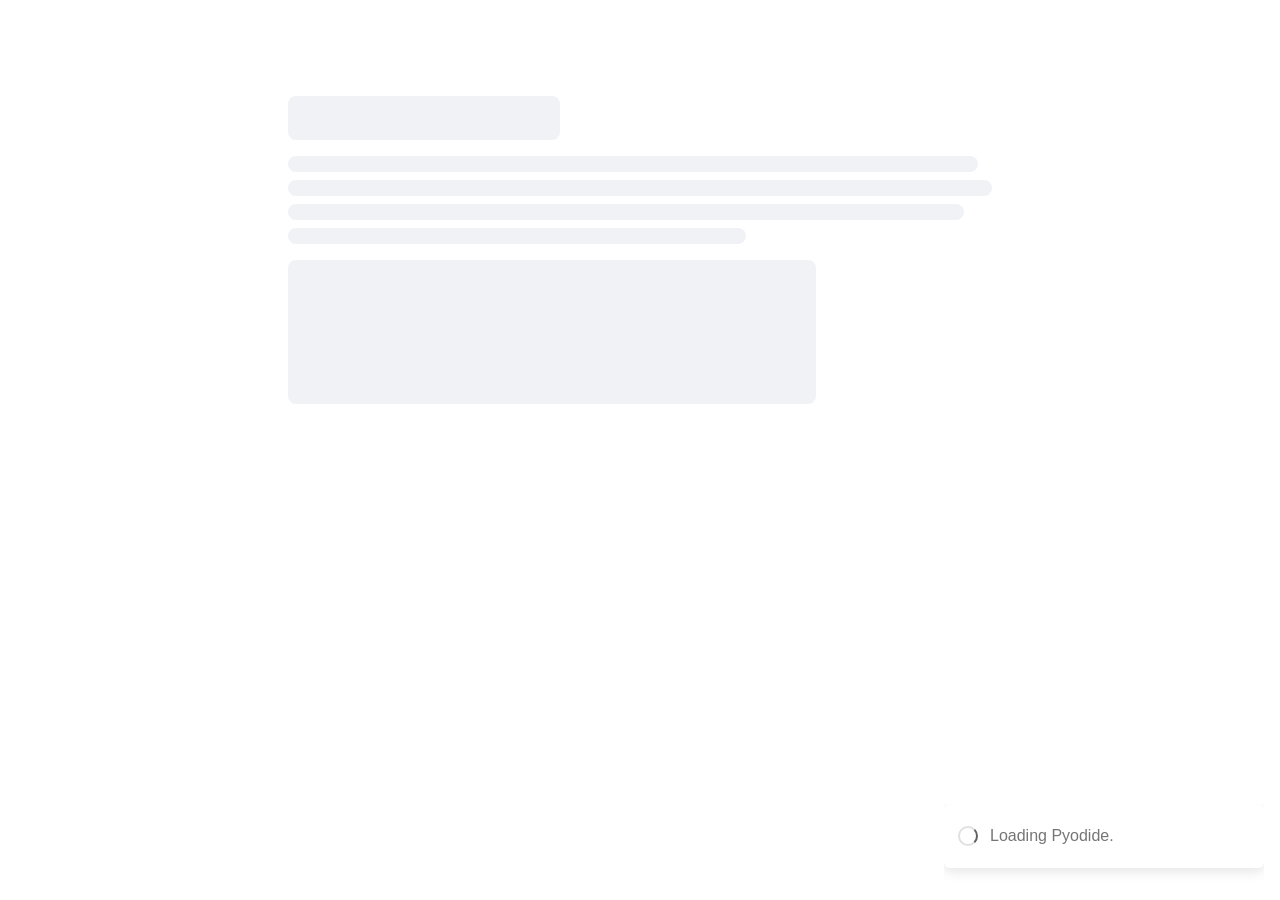
<file: index.html>
<!doctype html>
<html lang="en">
  <head>
    <meta charset="utf-8">
    <meta name="viewport" content="width=device-width,initial-scale=1">
    <title>The Receivables Challenge — browser activity</title>
    <link rel="stylesheet" href="./vendor/stlite.css">
  </head>
  <body>
    <div id="root"><p role="status">Loading The Receivables Challenge. The first visit downloads the browser Python runtime.</p></div>
    <noscript>This activity needs JavaScript and WebAssembly enabled.</noscript>
    <script type="module">
      import { mount } from "./vendor/stlite.js";
      try {
        const response = await fetch("./app.json");
        if (!response.ok) throw new Error(`Application files: HTTP ${response.status}`);
        const config = await response.json();
        config.pyodideUrl = new URL(config.pyodideUrl, window.location.href).href;
        config.requirements = config.requirements.map(url => new URL(url, window.location.href).href);
        mount(config, document.getElementById("root"));
      } catch (error) {
        document.getElementById("root").textContent = `Unable to load the activity. Check your connection and refresh. ${error.message}`;
      }
    </script>
  </body>
</html>
</file>
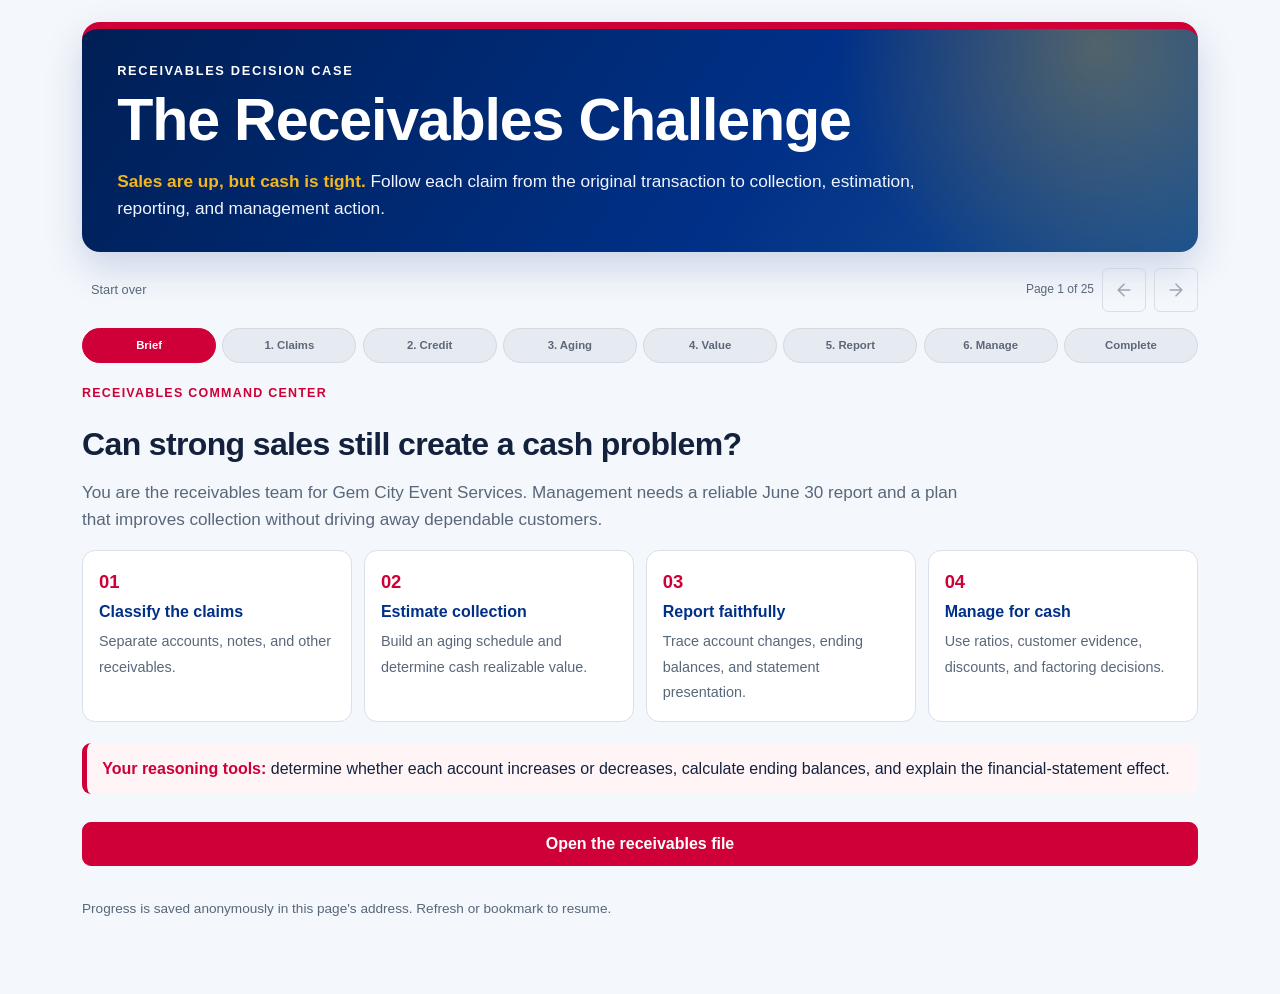
<file: js/index.html>
<!doctype html>
<html lang="en">
<head>
  <meta charset="utf-8">
  <meta name="viewport" content="width=device-width,initial-scale=1">
  <meta name="color-scheme" content="light">
  <title>The Receivables Challenge</title>
  <link rel="icon" href="data:image/svg+xml,%3Csvg xmlns='http://www.w3.org/2000/svg' viewBox='0 0 64 64'%3E%3Ctext y='52' font-size='54'%3E📬%3C/text%3E%3C/svg%3E">
  <link rel="stylesheet" href="./original.css?v=20261014-aging">
  <link rel="stylesheet" href="./style.css?v=20261014-aging">
</head>
<body class="stApp">
  <a class="skip" href="#lesson">Skip to the current case page</a>
  <div class="block-container">
    <header id="hero"></header>
    <div class="toolbar">
      <button id="reset" class="quiet" type="button" disabled>Start over</button>
      <nav class="review-nav" aria-label="Review reached pages">
        <span id="page-counter" aria-live="polite"></span>
        <button id="back" class="arrow" type="button" disabled aria-label="Back" title="Back: review the previous reached page. Earlier pages are read-only."><svg aria-hidden="true" viewBox="0 0 24 24"><path d="M19 12H5m0 0 7-7m-7 7 7 7"/></svg></button>
        <button id="forward" class="arrow" type="button" disabled aria-label="Forward" title="Forward: review the next reached page. Use the current page's validation controls to advance."><svg aria-hidden="true" viewBox="0 0 24 24"><path d="M5 12h14m0 0-7-7m7 7-7 7"/></svg></button>
      </nav>
    </div>
    <div id="stages" class="stage-row" aria-label="Lesson stages"></div>
    <div id="review-message"></div>
    <main id="lesson" tabindex="-1" aria-busy="true"><p role="status">Opening your receivables case…</p></main>
    <p class="save-note">Progress is saved anonymously in this page's address. Refresh or bookmark to resume.</p>
    <p id="save-error" role="alert" hidden></p>
  </div>
  <noscript>This activity needs JavaScript enabled.</noscript>
  <script type="module" src="./app.js?v=20261014-aging"></script>
</body>
</html>
</file>
<file: vendor/stlite.css>
@font-face{font-display:block;font-family:KaTeX_AMS;font-style:normal;font-weight:400;src:url(./assets/a79f1c3119cd700d.woff2)format("woff2"),url(./assets/1608a09b4aff30c2.woff)format("woff"),url(./assets/4aafdb685c2bf1c9.ttf)format("truetype")}@font-face{font-display:block;font-family:KaTeX_Caligraphic;font-style:normal;font-weight:700;src:url(./assets/ec17d132645b2c86.woff2)format("woff2"),url(./assets/b67709187bb0654a.woff)format("woff"),url(./assets/cce5b8ecea35407a.ttf)format("truetype")}@font-face{font-display:block;font-family:KaTeX_Caligraphic;font-style:normal;font-weight:400;src:url(./assets/55fac25845c12663.woff2)format("woff2"),url(./assets/dad44a7fc678e2ca.woff)format("woff"),url(./assets/07ef19e7b06429d4.ttf)format("truetype")}@font-face{font-display:block;font-family:KaTeX_Fraktur;font-style:normal;font-weight:700;src:url(./assets/d42a5579b0283025.woff2)format("woff2"),url(./assets/9f256b8593ce632e.woff)format("woff"),url(./assets/b18f59e1d1359581.ttf)format("truetype")}@font-face{font-display:block;font-family:KaTeX_Fraktur;font-style:normal;font-weight:400;src:url(./assets/d3c882a649b3f4fa.woff2)format("woff2"),url(./assets/7c1871215eef4da8.woff)format("woff"),url(./assets/ed38e79f5799ceca.ttf)format("truetype")}@font-face{font-display:block;font-family:KaTeX_Main;font-style:normal;font-weight:700;src:url(./assets/c3fb5ac22fd413f2.woff2)format("woff2"),url(./assets/d181c4650dd0c0fe.woff)format("woff"),url(./assets/b74a1a8b2c5d73c2.ttf)format("truetype")}@font-face{font-display:block;font-family:KaTeX_Main;font-style:italic;font-weight:700;src:url(./assets/6f2bb1dff24614a5.woff2)format("woff2"),url(./assets/e3f82f9d2724733a.woff)format("woff"),url(./assets/70d8b0a530ab8484.ttf)format("truetype")}@font-face{font-display:block;font-family:KaTeX_Main;font-style:italic;font-weight:400;src:url(./assets/8916142bec8821e7.woff2)format("woff2"),url(./assets/9024d815ba48fa55.woff)format("woff"),url(./assets/47373d1e512354bb.ttf)format("truetype")}@font-face{font-display:block;font-family:KaTeX_Main;font-style:normal;font-weight:400;src:url(./assets/0462f03bdf9d9e26.woff2)format("woff2"),url(./assets/7f51fe034014000e.woff)format("woff"),url(./assets/b7f8fe9b5f78a977.ttf)format("truetype")}@font-face{font-display:block;font-family:KaTeX_Math;font-style:italic;font-weight:700;src:url(./assets/572d331f69425f62.woff2)format("woff2"),url(./assets/f1035d8d5d945108.woff)format("woff"),url(./assets/a879cf8383e22737.ttf)format("truetype")}@font-face{font-display:block;font-family:KaTeX_Math;font-style:italic;font-weight:400;src:url(./assets/f28c23acad0b6d75.woff2)format("woff2"),url(./assets/5295ba483ad9f51a.woff)format("woff"),url(./assets/939bc64440a13865.ttf)format("truetype")}@font-face{font-display:block;font-family:KaTeX_SansSerif;font-style:normal;font-weight:700;src:url(./assets/8c5b5494b63adb73.woff2)format("woff2"),url(./assets/bf59d231c34de257.woff)format("woff"),url(./assets/94e1e8dc5ff5d517.ttf)format("truetype")}@font-face{font-display:block;font-family:KaTeX_SansSerif;font-style:italic;font-weight:400;src:url(./assets/3b1e59b3ba055bda.woff2)format("woff2"),url(./assets/7c9bc82b17fa2586.woff)format("woff"),url(./assets/b4c20c84d8259773.ttf)format("truetype")}@font-face{font-display:block;font-family:KaTeX_SansSerif;font-style:normal;font-weight:400;src:url(./assets/ba21ed5f8468b2b7.woff2)format("woff2"),url(./assets/740484788f643b19.woff)format("woff"),url(./assets/d4d7ba480428fe6e.ttf)format("truetype")}@font-face{font-display:block;font-family:KaTeX_Script;font-style:normal;font-weight:400;src:url(./assets/03e9641d6f9e9223.woff2)format("woff2"),url(./assets/0750571032beef1a.woff)format("woff"),url(./assets/fe9cbbe1a0f37727.ttf)format("truetype")}@font-face{font-display:block;font-family:KaTeX_Size1;font-style:normal;font-weight:400;src:url(./assets/eae34984b3dc1874.woff2)format("woff2"),url(./assets/e1e279cbdd2feecd.woff)format("woff"),url(./assets/fabc004aab10cb40.ttf)format("truetype")}@font-face{font-display:block;font-family:KaTeX_Size2;font-style:normal;font-weight:400;src:url(./assets/5916a24fa3ab2b17.woff2)format("woff2"),url(./assets/577270225ea69a74.woff)format("woff"),url(./assets/d6b476ecd3949434.ttf)format("truetype")}@font-face{font-display:block;font-family:KaTeX_Size3;font-style:normal;font-weight:400;src:url(./assets/b4230e7e83f57db8.woff2)format("woff2"),url(./assets/9acaf01c6476f53a.woff)format("woff"),url(./assets/a144ef5840bbd063.ttf)format("truetype")}@font-face{font-display:block;font-family:KaTeX_Size4;font-style:normal;font-weight:400;src:url(./assets/10d95fd3a2a3c8c5.woff2)format("woff2"),url(./assets/7a996c9da2ec18e6.woff)format("woff"),url(./assets/fbccdabe0ae624b8.ttf)format("truetype")}@font-face{font-display:block;font-family:KaTeX_Typewriter;font-style:normal;font-weight:400;src:url(./assets/a8709e36220dee77.woff2)format("woff2"),url(./assets/6258592bdc9387b6.woff)format("woff"),url(./assets/d97aaf4a1ebf38b0.ttf)format("truetype")}.katex{text-indent:0;text-rendering:auto;font:1.21em/1.2 KaTeX_Main,Times New Roman,serif;position:relative}.katex *{border-color:currentColor;-ms-high-contrast-adjust:none!important}.katex .katex-version:after{content:"0.16.47"}.katex .katex-mathml{clip-path:inset(50%);border:0;width:1px;height:1px;padding:0;position:absolute;overflow:hidden}.katex .katex-html>.newline{display:block}.katex .base{white-space:nowrap;width:min-content;position:relative}.katex .base,.katex .strut{display:inline-block}.katex .textbf{font-weight:700}.katex .textit{font-style:italic}.katex .textrm{font-family:KaTeX_Main}.katex .textsf{font-family:KaTeX_SansSerif}.katex .texttt{font-family:KaTeX_Typewriter}.katex .mathnormal{font-family:KaTeX_Math;font-style:italic}.katex .mathit{font-family:KaTeX_Main;font-style:italic}.katex .mathrm{font-style:normal}.katex .mathbf{font-family:KaTeX_Main;font-weight:700}.katex .boldsymbol{font-family:KaTeX_Math;font-style:italic;font-weight:700}.katex .amsrm,.katex .mathbb,.katex .textbb{font-family:KaTeX_AMS}.katex .mathcal{font-family:KaTeX_Caligraphic}.katex .mathfrak,.katex .textfrak{font-family:KaTeX_Fraktur}.katex .mathboldfrak,.katex .textboldfrak{font-family:KaTeX_Fraktur;font-weight:700}.katex .mathtt{font-family:KaTeX_Typewriter}.katex .mathscr,.katex .textscr{font-family:KaTeX_Script}.katex .mathsf,.katex .textsf{font-family:KaTeX_SansSerif}.katex .mathboldsf,.katex .textboldsf{font-family:KaTeX_SansSerif;font-weight:700}.katex .mathitsf,.katex .mathsfit,.katex .textitsf{font-family:KaTeX_SansSerif;font-style:italic}.katex .mainrm{font-family:KaTeX_Main;font-style:normal}.katex .vlist-t{border-collapse:collapse;table-layout:fixed;display:inline-table}.katex .vlist-r{display:table-row}.katex .vlist{vertical-align:bottom;display:table-cell;position:relative}.katex .vlist>span{height:0;display:block;position:relative}.katex .vlist>span>span{display:inline-block}.katex .vlist>span>.pstrut{width:0;overflow:hidden}.katex .vlist-t2{margin-right:-2px}.katex .vlist-s{vertical-align:bottom;width:2px;min-width:2px;font-size:1px;display:table-cell}.katex .vbox{flex-direction:column;align-items:baseline;display:inline-flex}.katex .hbox{width:100%}.katex .hbox,.katex .thinbox{flex-direction:row;display:inline-flex}.katex .thinbox{width:0;max-width:0}.katex .msupsub{text-align:left}.katex .mfrac>span>span{text-align:center}.katex .mfrac .frac-line{border-bottom-style:solid;width:100%;display:inline-block}.katex .hdashline,.katex .hline,.katex .mfrac .frac-line,.katex .overline .overline-line,.katex .rule,.katex .underline .underline-line{min-height:1px}.katex .mspace{display:inline-block}.katex .smash{line-height:0;display:inline}.katex .clap,.katex .llap,.katex .rlap{width:0;position:relative}.katex .clap>.inner,.katex .llap>.inner,.katex .rlap>.inner{position:absolute}.katex .clap>.fix,.katex .llap>.fix,.katex .rlap>.fix{display:inline-block}.katex .llap>.inner{right:0}.katex .clap>.inner,.katex .rlap>.inner{left:0}.katex .clap>.inner>span{margin-left:-50%;margin-right:50%}.katex .rule{border:0 solid;display:inline-block;position:relative}.katex .hline,.katex .overline .overline-line,.katex .underline .underline-line{border-bottom-style:solid;width:100%;display:inline-block}.katex .hdashline{border-bottom-style:dashed;width:100%;display:inline-block}.katex .sqrt>.root{margin-left:.277778em;margin-right:-.555556em}.katex .fontsize-ensurer.reset-size1.size1,.katex .sizing.reset-size1.size1{font-size:1em}.katex .fontsize-ensurer.reset-size1.size2,.katex .sizing.reset-size1.size2{font-size:1.2em}.katex .fontsize-ensurer.reset-size1.size3,.katex .sizing.reset-size1.size3{font-size:1.4em}.katex .fontsize-ensurer.reset-size1.size4,.katex .sizing.reset-size1.size4{font-size:1.6em}.katex .fontsize-ensurer.reset-size1.size5,.katex .sizing.reset-size1.size5{font-size:1.8em}.katex .fontsize-ensurer.reset-size1.size6,.katex .sizing.reset-size1.size6{font-size:2em}.katex .fontsize-ensurer.reset-size1.size7,.katex .sizing.reset-size1.size7{font-size:2.4em}.katex .fontsize-ensurer.reset-size1.size8,.katex .sizing.reset-size1.size8{font-size:2.88em}.katex .fontsize-ensurer.reset-size1.size9,.katex .sizing.reset-size1.size9{font-size:3.456em}.katex .fontsize-ensurer.reset-size1.size10,.katex .sizing.reset-size1.size10{font-size:4.148em}.katex .fontsize-ensurer.reset-size1.size11,.katex .sizing.reset-size1.size11{font-size:4.976em}.katex .fontsize-ensurer.reset-size2.size1,.katex .sizing.reset-size2.size1{font-size:.833333em}.katex .fontsize-ensurer.reset-size2.size2,.katex .sizing.reset-size2.size2{font-size:1em}.katex .fontsize-ensurer.reset-size2.size3,.katex .sizing.reset-size2.size3{font-size:1.16667em}.katex .fontsize-ensurer.reset-size2.size4,.katex .sizing.reset-size2.size4{font-size:1.33333em}.katex .fontsize-ensurer.reset-size2.size5,.katex .sizing.reset-size2.size5{font-size:1.5em}.katex .fontsize-ensurer.reset-size2.size6,.katex .sizing.reset-size2.size6{font-size:1.66667em}.katex .fontsize-ensurer.reset-size2.size7,.katex .sizing.reset-size2.size7{font-size:2em}.katex .fontsize-ensurer.reset-size2.size8,.katex .sizing.reset-size2.size8{font-size:2.4em}.katex .fontsize-ensurer.reset-size2.size9,.katex .sizing.reset-size2.size9{font-size:2.88em}.katex .fontsize-ensurer.reset-size2.size10,.katex .sizing.reset-size2.size10{font-size:3.45667em}.katex .fontsize-ensurer.reset-size2.size11,.katex .sizing.reset-size2.size11{font-size:4.14667em}.katex .fontsize-ensurer.reset-size3.size1,.katex .sizing.reset-size3.size1{font-size:.714286em}.katex .fontsize-ensurer.reset-size3.size2,.katex .sizing.reset-size3.size2{font-size:.857143em}.katex .fontsize-ensurer.reset-size3.size3,.katex .sizing.reset-size3.size3{font-size:1em}.katex .fontsize-ensurer.reset-size3.size4,.katex .sizing.reset-size3.size4{font-size:1.14286em}.katex .fontsize-ensurer.reset-size3.size5,.katex .sizing.reset-size3.size5{font-size:1.28571em}.katex .fontsize-ensurer.reset-size3.size6,.katex .sizing.reset-size3.size6{font-size:1.42857em}.katex .fontsize-ensurer.reset-size3.size7,.katex .sizing.reset-size3.size7{font-size:1.71429em}.katex .fontsize-ensurer.reset-size3.size8,.katex .sizing.reset-size3.size8{font-size:2.05714em}.katex .fontsize-ensurer.reset-size3.size9,.katex .sizing.reset-size3.size9{font-size:2.46857em}.katex .fontsize-ensurer.reset-size3.size10,.katex .sizing.reset-size3.size10{font-size:2.96286em}.katex .fontsize-ensurer.reset-size3.size11,.katex .sizing.reset-size3.size11{font-size:3.55429em}.katex .fontsize-ensurer.reset-size4.size1,.katex .sizing.reset-size4.size1{font-size:.625em}.katex .fontsize-ensurer.reset-size4.size2,.katex .sizing.reset-size4.size2{font-size:.75em}.katex .fontsize-ensurer.reset-size4.size3,.katex .sizing.reset-size4.size3{font-size:.875em}.katex .fontsize-ensurer.reset-size4.size4,.katex .sizing.reset-size4.size4{font-size:1em}.katex .fontsize-ensurer.reset-size4.size5,.katex .sizing.reset-size4.size5{font-size:1.125em}.katex .fontsize-ensurer.reset-size4.size6,.katex .sizing.reset-size4.size6{font-size:1.25em}.katex .fontsize-ensurer.reset-size4.size7,.katex .sizing.reset-size4.size7{font-size:1.5em}.katex .fontsize-ensurer.reset-size4.size8,.katex .sizing.reset-size4.size8{font-size:1.8em}.katex .fontsize-ensurer.reset-size4.size9,.katex .sizing.reset-size4.size9{font-size:2.16em}.katex .fontsize-ensurer.reset-size4.size10,.katex .sizing.reset-size4.size10{font-size:2.5925em}.katex .fontsize-ensurer.reset-size4.size11,.katex .sizing.reset-size4.size11{font-size:3.11em}.katex .fontsize-ensurer.reset-size5.size1,.katex .sizing.reset-size5.size1{font-size:.555556em}.katex .fontsize-ensurer.reset-size5.size2,.katex .sizing.reset-size5.size2{font-size:.666667em}.katex .fontsize-ensurer.reset-size5.size3,.katex .sizing.reset-size5.size3{font-size:.777778em}.katex .fontsize-ensurer.reset-size5.size4,.katex .sizing.reset-size5.size4{font-size:.888889em}.katex .fontsize-ensurer.reset-size5.size5,.katex .sizing.reset-size5.size5{font-size:1em}.katex .fontsize-ensurer.reset-size5.size6,.katex .sizing.reset-size5.size6{font-size:1.11111em}.katex .fontsize-ensurer.reset-size5.size7,.katex .sizing.reset-size5.size7{font-size:1.33333em}.katex .fontsize-ensurer.reset-size5.size8,.katex .sizing.reset-size5.size8{font-size:1.6em}.katex .fontsize-ensurer.reset-size5.size9,.katex .sizing.reset-size5.size9{font-size:1.92em}.katex .fontsize-ensurer.reset-size5.size10,.katex .sizing.reset-size5.size10{font-size:2.30444em}.katex .fontsize-ensurer.reset-size5.size11,.katex .sizing.reset-size5.size11{font-size:2.76444em}.katex .fontsize-ensurer.reset-size6.size1,.katex .sizing.reset-size6.size1{font-size:.5em}.katex .fontsize-ensurer.reset-size6.size2,.katex .sizing.reset-size6.size2{font-size:.6em}.katex .fontsize-ensurer.reset-size6.size3,.katex .sizing.reset-size6.size3{font-size:.7em}.katex .fontsize-ensurer.reset-size6.size4,.katex .sizing.reset-size6.size4{font-size:.8em}.katex .fontsize-ensurer.reset-size6.size5,.katex .sizing.reset-size6.size5{font-size:.9em}.katex .fontsize-ensurer.reset-size6.size6,.katex .sizing.reset-size6.size6{font-size:1em}.katex .fontsize-ensurer.reset-size6.size7,.katex .sizing.reset-size6.size7{font-size:1.2em}.katex .fontsize-ensurer.reset-size6.size8,.katex .sizing.reset-size6.size8{font-size:1.44em}.katex .fontsize-ensurer.reset-size6.size9,.katex .sizing.reset-size6.size9{font-size:1.728em}.katex .fontsize-ensurer.reset-size6.size10,.katex .sizing.reset-size6.size10{font-size:2.074em}.katex .fontsize-ensurer.reset-size6.size11,.katex .sizing.reset-size6.size11{font-size:2.488em}.katex .fontsize-ensurer.reset-size7.size1,.katex .sizing.reset-size7.size1{font-size:.416667em}.katex .fontsize-ensurer.reset-size7.size2,.katex .sizing.reset-size7.size2{font-size:.5em}.katex .fontsize-ensurer.reset-size7.size3,.katex .sizing.reset-size7.size3{font-size:.583333em}.katex .fontsize-ensurer.reset-size7.size4,.katex .sizing.reset-size7.size4{font-size:.666667em}.katex .fontsize-ensurer.reset-size7.size5,.katex .sizing.reset-size7.size5{font-size:.75em}.katex .fontsize-ensurer.reset-size7.size6,.katex .sizing.reset-size7.size6{font-size:.833333em}.katex .fontsize-ensurer.reset-size7.size7,.katex .sizing.reset-size7.size7{font-size:1em}.katex .fontsize-ensurer.reset-size7.size8,.katex .sizing.reset-size7.size8{font-size:1.2em}.katex .fontsize-ensurer.reset-size7.size9,.katex .sizing.reset-size7.size9{font-size:1.44em}.katex .fontsize-ensurer.reset-size7.size10,.katex .sizing.reset-size7.size10{font-size:1.72833em}.katex .fontsize-ensurer.reset-size7.size11,.katex .sizing.reset-size7.size11{font-size:2.07333em}.katex .fontsize-ensurer.reset-size8.size1,.katex .sizing.reset-size8.size1{font-size:.347222em}.katex .fontsize-ensurer.reset-size8.size2,.katex .sizing.reset-size8.size2{font-size:.416667em}.katex .fontsize-ensurer.reset-size8.size3,.katex .sizing.reset-size8.size3{font-size:.486111em}.katex .fontsize-ensurer.reset-size8.size4,.katex .sizing.reset-size8.size4{font-size:.555556em}.katex .fontsize-ensurer.reset-size8.size5,.katex .sizing.reset-size8.size5{font-size:.625em}.katex .fontsize-ensurer.reset-size8.size6,.katex .sizing.reset-size8.size6{font-size:.694444em}.katex .fontsize-ensurer.reset-size8.size7,.katex .sizing.reset-size8.size7{font-size:.833333em}.katex .fontsize-ensurer.reset-size8.size8,.katex .sizing.reset-size8.size8{font-size:1em}.katex .fontsize-ensurer.reset-size8.size9,.katex .sizing.reset-size8.size9{font-size:1.2em}.katex .fontsize-ensurer.reset-size8.size10,.katex .sizing.reset-size8.size10{font-size:1.44028em}.katex .fontsize-ensurer.reset-size8.size11,.katex .sizing.reset-size8.size11{font-size:1.72778em}.katex .fontsize-ensurer.reset-size9.size1,.katex .sizing.reset-size9.size1{font-size:.289352em}.katex .fontsize-ensurer.reset-size9.size2,.katex .sizing.reset-size9.size2{font-size:.347222em}.katex .fontsize-ensurer.reset-size9.size3,.katex .sizing.reset-size9.size3{font-size:.405093em}.katex .fontsize-ensurer.reset-size9.size4,.katex .sizing.reset-size9.size4{font-size:.462963em}.katex .fontsize-ensurer.reset-size9.size5,.katex .sizing.reset-size9.size5{font-size:.520833em}.katex .fontsize-ensurer.reset-size9.size6,.katex .sizing.reset-size9.size6{font-size:.578704em}.katex .fontsize-ensurer.reset-size9.size7,.katex .sizing.reset-size9.size7{font-size:.694444em}.katex .fontsize-ensurer.reset-size9.size8,.katex .sizing.reset-size9.size8{font-size:.833333em}.katex .fontsize-ensurer.reset-size9.size9,.katex .sizing.reset-size9.size9{font-size:1em}.katex .fontsize-ensurer.reset-size9.size10,.katex .sizing.reset-size9.size10{font-size:1.20023em}.katex .fontsize-ensurer.reset-size9.size11,.katex .sizing.reset-size9.size11{font-size:1.43981em}.katex .fontsize-ensurer.reset-size10.size1,.katex .sizing.reset-size10.size1{font-size:.24108em}.katex .fontsize-ensurer.reset-size10.size2,.katex .sizing.reset-size10.size2{font-size:.289296em}.katex .fontsize-ensurer.reset-size10.size3,.katex .sizing.reset-size10.size3{font-size:.337512em}.katex .fontsize-ensurer.reset-size10.size4,.katex .sizing.reset-size10.size4{font-size:.385728em}.katex .fontsize-ensurer.reset-size10.size5,.katex .sizing.reset-size10.size5{font-size:.433944em}.katex .fontsize-ensurer.reset-size10.size6,.katex .sizing.reset-size10.size6{font-size:.48216em}.katex .fontsize-ensurer.reset-size10.size7,.katex .sizing.reset-size10.size7{font-size:.578592em}.katex .fontsize-ensurer.reset-size10.size8,.katex .sizing.reset-size10.size8{font-size:.694311em}.katex .fontsize-ensurer.reset-size10.size9,.katex .sizing.reset-size10.size9{font-size:.833173em}.katex .fontsize-ensurer.reset-size10.size10,.katex .sizing.reset-size10.size10{font-size:1em}.katex .fontsize-ensurer.reset-size10.size11,.katex .sizing.reset-size10.size11{font-size:1.19961em}.katex .fontsize-ensurer.reset-size11.size1,.katex .sizing.reset-size11.size1{font-size:.200965em}.katex .fontsize-ensurer.reset-size11.size2,.katex .sizing.reset-size11.size2{font-size:.241158em}.katex .fontsize-ensurer.reset-size11.size3,.katex .sizing.reset-size11.size3{font-size:.281351em}.katex .fontsize-ensurer.reset-size11.size4,.katex .sizing.reset-size11.size4{font-size:.321543em}.katex .fontsize-ensurer.reset-size11.size5,.katex .sizing.reset-size11.size5{font-size:.361736em}.katex .fontsize-ensurer.reset-size11.size6,.katex .sizing.reset-size11.size6{font-size:.401929em}.katex .fontsize-ensurer.reset-size11.size7,.katex .sizing.reset-size11.size7{font-size:.482315em}.katex .fontsize-ensurer.reset-size11.size8,.katex .sizing.reset-size11.size8{font-size:.578778em}.katex .fontsize-ensurer.reset-size11.size9,.katex .sizing.reset-size11.size9{font-size:.694534em}.katex .fontsize-ensurer.reset-size11.size10,.katex .sizing.reset-size11.size10{font-size:.833601em}.katex .fontsize-ensurer.reset-size11.size11,.katex .sizing.reset-size11.size11{font-size:1em}.katex .delimsizing.size1{font-family:KaTeX_Size1}.katex .delimsizing.size2{font-family:KaTeX_Size2}.katex .delimsizing.size3{font-family:KaTeX_Size3}.katex .delimsizing.size4{font-family:KaTeX_Size4}.katex .delimsizing.mult .delim-size1>span{font-family:KaTeX_Size1}.katex .delimsizing.mult .delim-size4>span{font-family:KaTeX_Size4}.katex .nulldelimiter{width:.12em;display:inline-block}.katex .delimcenter,.katex .op-symbol{position:relative}.katex .op-symbol.small-op{font-family:KaTeX_Size1}.katex .op-symbol.large-op{font-family:KaTeX_Size2}.katex .accent>.vlist-t,.katex .op-limits>.vlist-t{text-align:center}.katex .accent .accent-body{position:relative}.katex .accent .accent-body:not(.accent-full){width:0}.katex .overlay{display:block}.katex .mtable .vertical-separator{min-width:1px;display:inline-block}.katex .mtable .arraycolsep{display:inline-block}.katex .mtable .col-align-c>.vlist-t{text-align:center}.katex .mtable .col-align-l>.vlist-t{text-align:left}.katex .mtable .col-align-r>.vlist-t{text-align:right}.katex .svg-align{text-align:left}.katex svg{fill:currentColor;stroke:currentColor;height:inherit;width:100%;display:block;position:absolute}.katex svg path{stroke:none}.katex svg{fill-rule:nonzero;fill-opacity:1;stroke-width:1px;stroke-linecap:butt;stroke-linejoin:miter;stroke-miterlimit:4;stroke-dasharray:none;stroke-dashoffset:0;stroke-opacity:1}.katex img{border-style:none;min-width:0;max-width:none;min-height:0;max-height:none}.katex .stretchy{width:100%;display:block;position:relative;overflow:hidden}.katex .stretchy:after,.katex .stretchy:before{content:""}.katex .hide-tail{width:100%;position:relative;overflow:hidden}.katex .halfarrow-left{width:50.2%;position:absolute;left:0;overflow:hidden}.katex .halfarrow-right{width:50.2%;position:absolute;right:0;overflow:hidden}.katex .brace-left{width:25.1%;position:absolute;left:0;overflow:hidden}.katex .brace-center{width:50%;position:absolute;left:25%;overflow:hidden}.katex .brace-right{width:25.1%;position:absolute;right:0;overflow:hidden}.katex .x-arrow-pad{padding:0 .5em}.katex .cd-arrow-pad{padding:0 .55556em 0 .27778em}.katex .mover,.katex .munder,.katex .x-arrow{text-align:center}.katex .boxpad{padding:0 .3em}.katex .fbox,.katex .fcolorbox{box-sizing:border-box;border:.04em solid}.katex .cancel-pad{padding:0 .2em}.katex .cancel-lap{margin-left:-.2em;margin-right:-.2em}.katex .sout{border-bottom-style:solid;border-bottom-width:.08em}.katex .angl{box-sizing:border-box;border-top:.049em solid;border-right:.049em solid;margin-right:.03889em}.katex .anglpad{padding:0 .03889em}.katex .eqn-num:before{content:"(" counter(katexEqnNo) ")";counter-increment:katexEqnNo}.katex .mml-eqn-num:before{content:"(" counter(mmlEqnNo) ")";counter-increment:mmlEqnNo}.katex .mtr-glue{width:50%}.katex .cd-vert-arrow{display:inline-block;position:relative}.katex .cd-label-left{text-align:left;display:inline-block;position:absolute;right:calc(50% + .3em)}.katex .cd-label-right{text-align:right;display:inline-block;position:absolute;left:calc(50% + .3em)}.katex-display{text-align:center;margin:1em 0;display:block}.katex-display>.katex{text-align:center;white-space:nowrap;display:block}.katex-display>.katex>.katex-html{display:block;position:relative}.katex-display>.katex>.katex-html>.tag{position:absolute;right:0}.katex-display.leqno>.katex>.katex-html>.tag{left:0;right:auto}.katex-display.fleqn>.katex{text-align:left;padding-left:2em}body{counter-reset:katexEqnNo mmlEqnNo}@font-face{font-family:Source Code Pro;font-weight:100 900;font-style:normal;src:url(./assets/a804e71d97445f8d.woff2)format("woff2")}@font-face{font-family:Source Code Pro;font-weight:100 900;font-style:italic;src:url(./assets/8f3fbac23cf728b8.woff2)format("woff2")}@font-face{font-family:Source Sans;font-weight:100 900;font-style:normal;src:url(./assets/512f7db3dabc21be.woff2)format("woff2")}@font-face{font-family:Source Sans;font-weight:100 900;font-style:italic;src:url(./assets/7792f25d7cfcf9ce.woff2)format("woff2")}@font-face{font-family:Source Serif;font-weight:100 900;font-style:normal;src:url(./assets/3c140978545d93ab.woff2)format("woff2")}@font-face{font-family:Source Serif;font-weight:100 900;font-style:italic;src:url(./assets/a076e6c278e8bf5c.woff2)format("woff2")}@font-face{font-family:Material Symbols Rounded;font-style:normal;font-weight:400;font-display:block;src:url(./assets/aec331590fac9222.woff2)format("woff2")}.gdg-r17m35ur{background-color:var(--gdg-bg-header-has-focus);box-shadow:0 0 0 1px var(--gdg-border-color);color:var(--gdg-text-group-header);min-height:var(--r17m35ur-0);font:var(--gdg-header-font-style) var(--gdg-font-family);border:none;border-radius:9px;outline:none;flex-grow:1;padding:0 8px}.gdg-c1tqibwd{background-color:var(--gdg-bg-header);align-items:center;padding:0 8px;display:flex}.gdg-s1dgczr6 .dvn-scroller{overflow:var(--s1dgczr6-0);transform:translateZ(0)}.gdg-s1dgczr6 .dvn-hidden{visibility:hidden}.gdg-s1dgczr6 .dvn-scroll-inner{pointer-events:none;display:flex}.gdg-s1dgczr6 .dvn-scroll-inner>*{flex-shrink:0}.gdg-s1dgczr6 .dvn-scroll-inner .dvn-spacer{flex-grow:1}.gdg-s1dgczr6 .dvn-scroll-inner .dvn-stack{flex-direction:column;display:flex}.gdg-s1dgczr6 .dvn-underlay>*{position:absolute;top:0;left:0}.gdg-s1dgczr6 canvas{outline:none}.gdg-s1dgczr6 canvas *{height:0}.gdg-wmyidgi{min-width:10px;max-width:100%;min-height:10px;max-height:100%;width:var(--wmyidgi-0);height:var(--wmyidgi-1);direction:ltr;position:relative;overflow:clip}.gdg-wmyidgi>:first-child{width:100%;height:100%;position:absolute;top:0;left:0}.gdg-b1ygi5by{flex-wrap:wrap;margin-top:auto;margin-bottom:auto;display:flex;overflow:auto}.gdg-b1ygi5by .boe-bubble{border-radius:var(--gdg-rounding-radius,calc(var(--gdg-bubble-height) / 2));padding:0 var(--gdg-bubble-padding);height:var(--gdg-bubble-height);background-color:var(--gdg-bg-bubble);color:var(--gdg-text-dark);margin:var(--gdg-bubble-margin);white-space:nowrap;justify-content:center;align-items:center;display:flex}.gdg-b1ygi5by textarea{opacity:0;width:0;height:0;position:absolute;top:0;left:0}.gdg-u1rrojo{flex-grow:1;align-items:center;min-height:21px;display:flex}.gdg-u1rrojo .gdg-link-area{cursor:pointer;text-overflow:ellipsis;white-space:nowrap;color:var(--gdg-link-color);flex-grow:1;flex-shrink:1;margin-right:8px;overflow:hidden;text-decoration:underline!important}.gdg-u1rrojo .gdg-edit-icon{width:32px;color:var(--gdg-accent-color);cursor:pointer;flex-shrink:0;justify-content:center;align-items:center;display:flex}.gdg-u1rrojo .gdg-edit-icon>*{width:24px;height:24px}.gdg-u1rrojo textarea{opacity:0;width:0;height:0;position:absolute;top:0;left:0}.gdg-m1pnx84e{min-width:var(--m1pnx84e-0);width:100%;color:var(--gdg-text-dark);justify-content:space-between;align-items:flex-start;display:flex;position:relative}.gdg-m1pnx84e .gdg-g1y0xocz{flex-shrink:1;min-width:0}.gdg-m1pnx84e .gdg-spacer{flex:1}.gdg-m1pnx84e .gdg-edit-icon{cursor:pointer;color:var(--gdg-accent-color);width:24px;height:24px;transition:all "0.125s ease";border-radius:6px;flex-shrink:0;justify-content:center;align-items:center;padding:0;display:flex;position:relative}.gdg-m1pnx84e .gdg-edit-icon>*{width:16px;height:16px}.gdg-m1pnx84e .gdg-edit-hover :hover{background-color:var(--gdg-accent-light);transition:background-color .15s}.gdg-m1pnx84e .gdg-checkmark-hover :hover{color:#fff;background-color:var(--gdg-accent-color)}.gdg-m1pnx84e .gdg-md-edit-textarea{opacity:0;width:0;height:0;margin-top:25px;padding:0;position:relative;top:0;left:0}.gdg-m1pnx84e .gdg-ml-6{margin-left:6px}.gdg-d4zsq0x{flex-wrap:wrap;display:flex}.gdg-d4zsq0x .doe-bubble{background-color:var(--gdg-bg-cell);height:24px;color:var(--gdg-text-dark);border-radius:var(--gdg-rounding-radius,6px);justify-content:center;align-items:center;margin:2px;padding:0 8px;display:flex;box-shadow:0 0 1px #3e415666,0 1px 3px #3e415666}.gdg-d4zsq0x .doe-bubble img{object-fit:contain;height:16px;margin-right:4px}.gdg-d4zsq0x textarea{opacity:0;width:0;height:0;position:absolute;top:0;left:0}.gdg-i2iowwq{height:100%;display:flex}.gdg-i2iowwq .gdg-centering-container{justify-content:center;align-items:center;height:100%;display:flex}.gdg-i2iowwq .gdg-centering-container img,.gdg-i2iowwq .gdg-centering-container canvas{max-height:calc(100vh - var(--overlay-top) - 20px);object-fit:contain;-webkit-user-select:none;user-select:none}.gdg-i2iowwq .gdg-centering-container canvas{max-width:380px}.gdg-i2iowwq .gdg-edit-icon{width:48px;height:48px;color:var(--gdg-accent-color);cursor:pointer;justify-content:center;align-items:center;display:flex;position:absolute;top:12px;right:0}.gdg-i2iowwq .gdg-edit-icon>*{width:24px;height:24px}.gdg-i2iowwq textarea{opacity:0;width:0;height:0;position:absolute;top:0;left:0}.gdg-n15fjm3e{color:var(--gdg-text-dark);margin:6px 0 3px;display:flex}.gdg-n15fjm3e>input{font-size:var(--gdg-editor-font-size);font-family:var(--gdg-font-family);color:var(--gdg-text-dark);background-color:var(--gdg-bg-cell);padding:0}.gdg-d19meir1{box-sizing:border-box;--overlay-top:var(--d19meir1-0);left:var(--d19meir1-1);top:var(--d19meir1-0);min-width:var(--d19meir1-2);min-height:var(--d19meir1-3);width:max-content;max-width:400px;max-height:calc(100vh - var(--d19meir1-4));font-family:var(--gdg-font-family);font-size:var(--gdg-editor-font-size);text-align:start;flex-direction:column;display:flex;position:absolute;overflow:hidden}@keyframes glide_fade_in-gdg-d19meir1{0%{opacity:0}to{opacity:1}}.gdg-d19meir1.gdg-style{background-color:var(--gdg-bg-cell);box-shadow:0 0 0 1px var(--gdg-accent-color),0 0 1px #3e415666,0 6px 12px #3e415626;border-radius:2px;animation:60ms glide_fade_in-gdg-d19meir1}.gdg-d19meir1.gdg-pad{padding:var(--d19meir1-5) 8.5px 3px}.gdg-d19meir1 .gdg-clip-region{border-radius:2px;flex-direction:column;flex-grow:1;display:flex;overflow:hidden auto}.gdg-d19meir1 .gdg-clip-region .gdg-growing-entry{height:100%}.gdg-d19meir1 .gdg-clip-region input.gdg-input{border:0;outline:none;width:100%}.gdg-d19meir1 .gdg-clip-region textarea.gdg-input{border:0;outline:none}.gdg-seveqep{background-color:var(--gdg-bg-cell);color:var(--gdg-text-dark);border:1px solid var(--gdg-border-color);font-size:var(--gdg-editor-font-size);border-radius:6px;padding:8px;animation:.15s forwards gdg-search-fadein-gdg-seveqep;position:absolute;top:4px;right:20px}.gdg-seveqep.out{animation:.15s forwards gdg-search-fadeout-gdg-seveqep}.gdg-seveqep .gdg-search-bar-inner{display:flex}.gdg-seveqep .gdg-search-status{padding-top:4px;font-size:11px}.gdg-seveqep .gdg-search-progress{background-color:var(--gdg-text-light);height:4px;position:absolute;bottom:0;left:0}.gdg-seveqep input{width:220px;color:var(--gdg-text-dark);background-color:var(--gdg-bg-cell);border:0;outline:none}.gdg-seveqep button{cursor:pointer;width:24px;height:24px;color:var(--gdg-text-medium);background:0 0;border:none;outline:none;justify-content:center;align-items:center;padding:0;display:flex}.gdg-seveqep button:hover{color:var(--gdg-text-dark)}.gdg-seveqep button .button-icon{width:16px;height:16px}.gdg-seveqep button:disabled{opacity:.4;pointer-events:none}@keyframes gdg-search-fadeout-gdg-seveqep{0%{transform:translate(0)}to{transform:translate(400px)}}@keyframes gdg-search-fadein-gdg-seveqep{0%{transform:translate(400px)}to{transform:translate(0)}}.gdg-mnuv029{word-break:break-word;-webkit-touch-callout:default;padding-top:6px}.gdg-mnuv029>*{margin:0}.gdg-mnuv029 :last-child{margin-bottom:0}.gdg-mnuv029 p img{width:100%}.gdg-izpuzkl{resize:none;white-space:pre-wrap;width:100%;min-width:100%;height:100%;font-size:var(--gdg-editor-font-size);line-height:16px;font-family:var(--gdg-font-family);-webkit-text-fill-color:var(--gdg-text-dark);color:var(--gdg-text-dark);background-color:#0000;border:0;border-radius:0;margin:0;padding:0;position:absolute;inset:0;overflow:hidden}.gdg-invalid .gdg-izpuzkl{-webkit-text-decoration:underline #d60606;text-decoration:underline #d60606}.gdg-izpuzkl ::-webkit-input-placeholder{color:var(--gdg-text-light)}.gdg-izpuzkl ::placeholder{color:var(--gdg-text-light)}.gdg-izpuzkl :-ms-placeholder-shown{color:var(--gdg-text-light)}.gdg-izpuzkl ::placeholder{color:var(--gdg-text-light)}.gdg-s69h75o{visibility:hidden;white-space:pre-wrap;word-wrap:break-word;width:max-content;min-width:100%;max-width:100%;font-size:var(--gdg-editor-font-size);line-height:16px;font-family:var(--gdg-font-family);color:var(--gdg-text-dark);margin:0;padding:0 0 2px}.gdg-g1y0xocz{margin-top:6px;position:relative}.gdg-w1hnqk7o .gdg-footer{justify-content:flex-end;padding:20px;display:flex}.gdg-w1hnqk7o .gdg-footer button{font-size:14px;font-weight:500;font-family:var(--gdg-font-family);cursor:pointer;border-radius:var(--gdg-rounding-radius,9px);border:none;padding:8px 16px}.gdg-w1hnqk7o .gdg-save-button{background-color:var(--gdg-accent-color);color:var(--gdg-accent-fg)}.gdg-w1hnqk7o .gdg-close-button{background-color:var(--gdg-bg-header);color:var(--gdg-text-medium);margin-right:8px}.gdg-e1ywxz2x{color:var(--gdg-text-light);align-items:center;padding:6px 0;display:flex}.gdg-e1ywxz2x .gdg-active{color:var(--gdg-text-dark)}.gdg-e1ywxz2x>*{cursor:pointer;width:16px;height:16px;margin-right:2px;position:relative}.gdg-e1ywxz2x>* svg{width:100%;height:100%}.gdg-s1wtovjx{min-height:26px;font-size:var(--gdg-editor-font-size);font-family:var(--gdg-font-family);color:var(--gdg-text-dark);background-color:#0000;border:none;outline:none}.gdg-s1wtovjx ::-webkit-calendar-picker-indicator{background-color:#fff}.gdg-wghi2zc{flex-direction:column;align-items:stretch;display:flex}.gdg-wghi2zc .glide-select{font-family:var(--gdg-font-family);font-size:var(--gdg-editor-font-size)}.gdg-p13nj8j0{font-family:var(--gdg-font-family);font-size:var(--gdg-editor-font-size);color:var(--gdg-text-dark)}.gdg-p13nj8j0>div{border:1px solid var(--gdg-border-color);border-radius:4px}.gdg-r6sia3g{display:"flex";margin:auto 8.5px;padding-bottom:3px}.gdg-e1wnlokz{color:var(--gdg-text-dark);box-sizing:border-box;flex-direction:column;align-items:stretch;padding-top:6px;display:flex}.gdg-e1wnlokz *{box-sizing:border-box}.gdg-e1wnlokz.gdg-e1wnlokz.gdg-e1wnlokz.gdg-e1wnlokz label{cursor:pointer;display:flex}.gdg-e1wnlokz.gdg-e1wnlokz.gdg-e1wnlokz.gdg-e1wnlokz label input{cursor:pointer;width:auto}.gdg-e1wnlokz.gdg-e1wnlokz.gdg-e1wnlokz.gdg-e1wnlokz label .gdg-pill{border-radius:var(--gdg-rounding-radius,var(--e1wnlokz-0));min-height:var(--e1wnlokz-1);padding:2px var(--e1wnlokz-2);font:12px var(--gdg-font-family);background-color:var(--gdg-bg-bubble);align-items:center;margin-bottom:6px;margin-left:8px;margin-right:6px;transition:box-shadow .15s;display:flex}.gdg-e1wnlokz.gdg-e1wnlokz.gdg-e1wnlokz.gdg-e1wnlokz label .gdg-pill.gdg-unselected{opacity:.8}.gdg-e1wnlokz label:hover .gdg-pill{box-shadow:0 1px 4px #00000026}.gdg-e1wnlokz.gdg-e1wnlokz.gdg-e1wnlokz.gdg-e1wnlokz.gdg-readonly label{cursor:default}.gdg-e1wnlokz.gdg-e1wnlokz.gdg-e1wnlokz.gdg-e1wnlokz.gdg-readonly label .gdg-pill{box-shadow:none!important}.gdg-w1i61rz{flex-direction:column;align-items:stretch;margin-top:auto;margin-bottom:auto;display:flex}.gdg-w1i61rz .gdg-multi-select{font-family:var(--gdg-font-family);font-size:var(--gdg-editor-font-size)}.gdg-phbadu4{font-family:var(--gdg-font-family);font-size:var(--gdg-editor-font-size);color:var(--gdg-text-dark)}.gdg-phbadu4>div{border:1px solid var(--gdg-border-color);border-radius:4px}.gdg-lw5nakc{flex-direction:column;margin:4px 0;display:flex}.gdg-lw5nakc>button{color:var(--gdg-accent-color);cursor:pointer;background-color:#0000;border:none;border-radius:4px;outline:none;align-self:flex-end;padding:6px 8px;font-weight:600;transition:background-color .2s}.gdg-lw5nakc>button:hover,.gdg-lw5nakc>button:focus-visible{background-color:var(--gdg-accent-light)}.gdg-lw5nakc>button:disabled{opacity:.4;pointer-events:none}.gdg-lw5nakc .gdg-link-title-editor{min-width:250px;display:flex}.gdg-lw5nakc .gdg-link-title-editor>input{border:1px solid var(--gdg-border-color);box-shadow:none;border-radius:4px;outline:none;flex-grow:1;width:0;min-width:0;padding:6px 8px;transition:border .2s}.gdg-lw5nakc .gdg-link-title-editor>input:not(:last-child){margin-right:4px}.gdg-lw5nakc .gdg-link-title-editor>input:focus{border:1px solid var(--gdg-accent-color)}.gdg-lw5nakc .gdg-link-title-editor:not(:last-child){margin-bottom:4px}.gdg-lw5nakc .gdg-link-title-editor>button{cursor:pointer;color:var(--gdg-text-medium);background-color:#0000;border:none;border-radius:4px;outline:none;transition:background-color .2s,color .2s}.gdg-lw5nakc .gdg-link-title-editor>button:hover,.gdg-lw5nakc .gdg-link-title-editor>button:focus-visible{background-color:var(--gdg-accent-light);color:var(--gdg-text-dark)}.mapboxgl-map{-webkit-tap-highlight-color:#0000;font:12px/20px Helvetica Neue,Arial,Helvetica,sans-serif;position:relative;overflow:hidden}.mapboxgl-canvas{position:absolute;top:0;left:0}.mapboxgl-map:-webkit-full-screen{width:100%;height:100%}.mapboxgl-canary{background-color:salmon}.mapboxgl-canvas-container.mapboxgl-interactive,.mapboxgl-ctrl-group button.mapboxgl-ctrl-compass{cursor:-webkit-grab;cursor:-moz-grab;cursor:grab;-webkit-user-select:none;user-select:none}.mapboxgl-canvas-container.mapboxgl-interactive.mapboxgl-track-pointer{cursor:pointer}.mapboxgl-canvas-container.mapboxgl-interactive:active,.mapboxgl-ctrl-group button.mapboxgl-ctrl-compass:active{cursor:-webkit-grabbing;cursor:-moz-grabbing;cursor:grabbing}.mapboxgl-canvas-container.mapboxgl-touch-zoom-rotate,.mapboxgl-canvas-container.mapboxgl-touch-zoom-rotate .mapboxgl-canvas{touch-action:pan-x pan-y}.mapboxgl-canvas-container.mapboxgl-touch-drag-pan,.mapboxgl-canvas-container.mapboxgl-touch-drag-pan .mapboxgl-canvas{touch-action:pinch-zoom}.mapboxgl-canvas-container.mapboxgl-touch-zoom-rotate.mapboxgl-touch-drag-pan,.mapboxgl-canvas-container.mapboxgl-touch-zoom-rotate.mapboxgl-touch-drag-pan .mapboxgl-canvas{touch-action:none}.mapboxgl-ctrl-bottom-left,.mapboxgl-ctrl-bottom-right,.mapboxgl-ctrl-top-left,.mapboxgl-ctrl-top-right{pointer-events:none;z-index:2;position:absolute}.mapboxgl-ctrl-top-left{top:0;left:0}.mapboxgl-ctrl-top-right{top:0;right:0}.mapboxgl-ctrl-bottom-left{bottom:0;left:0}.mapboxgl-ctrl-bottom-right{bottom:0;right:0}.mapboxgl-ctrl{clear:both;pointer-events:auto;transform:translate(0)}.mapboxgl-ctrl-top-left .mapboxgl-ctrl{float:left;margin:10px 0 0 10px}.mapboxgl-ctrl-top-right .mapboxgl-ctrl{float:right;margin:10px 10px 0 0}.mapboxgl-ctrl-bottom-left .mapboxgl-ctrl{float:left;margin:0 0 10px 10px}.mapboxgl-ctrl-bottom-right .mapboxgl-ctrl{float:right;margin:0 10px 10px 0}.mapboxgl-ctrl-group{background:#fff;border-radius:4px}.mapboxgl-ctrl-group:not(:empty){-webkit-box-shadow:0 0 2px #0000001a;-moz-box-shadow:0 0 2px #0000001a;box-shadow:0 0 0 2px #0000001a}@media (-ms-high-contrast:active){.mapboxgl-ctrl-group:not(:empty){box-shadow:0 0 0 2px buttontext}}.mapboxgl-ctrl-group button{box-sizing:border-box;cursor:pointer;background-color:#0000;border:0;outline:none;width:29px;height:29px;padding:0;display:block}.mapboxgl-ctrl-group button+button{border-top:1px solid #ddd}.mapboxgl-ctrl button .mapboxgl-ctrl-icon{background-position:50%;background-repeat:no-repeat;width:100%;height:100%;display:block}@media (-ms-high-contrast:active){.mapboxgl-ctrl-icon{background-color:#0000}.mapboxgl-ctrl-group button+button{border-top:1px solid buttontext}}.mapboxgl-ctrl button::-moz-focus-inner{border:0;padding:0}.mapboxgl-ctrl-attrib-button:focus,.mapboxgl-ctrl-group button:focus{box-shadow:0 0 2px 2px #0096ff}.mapboxgl-ctrl button:disabled{cursor:not-allowed}.mapboxgl-ctrl button:disabled .mapboxgl-ctrl-icon{opacity:.25}.mapboxgl-ctrl button:not(:disabled):hover{background-color:#0000000d}.mapboxgl-ctrl-group button:focus:focus-visible{box-shadow:0 0 2px 2px #0096ff}.mapboxgl-ctrl-group button:focus:not(:focus-visible){box-shadow:none}.mapboxgl-ctrl-group button:focus:first-child{border-radius:4px 4px 0 0}.mapboxgl-ctrl-group button:focus:last-child{border-radius:0 0 4px 4px}.mapboxgl-ctrl-group button:focus:only-child{border-radius:inherit}.mapboxgl-ctrl button.mapboxgl-ctrl-zoom-out .mapboxgl-ctrl-icon{background-image:url("data:image/svg+xml;charset=utf-8,%3Csvg width='29' height='29' viewBox='0 0 29 29' xmlns='http://www.w3.org/2000/svg' fill='%23333'%3E%3Cpath d='M10 13c-.75 0-1.5.75-1.5 1.5S9.25 16 10 16h9c.75 0 1.5-.75 1.5-1.5S19.75 13 19 13h-9z'/%3E%3C/svg%3E")}.mapboxgl-ctrl button.mapboxgl-ctrl-zoom-in .mapboxgl-ctrl-icon{background-image:url("data:image/svg+xml;charset=utf-8,%3Csvg width='29' height='29' viewBox='0 0 29 29' xmlns='http://www.w3.org/2000/svg' fill='%23333'%3E%3Cpath d='M14.5 8.5c-.75 0-1.5.75-1.5 1.5v3h-3c-.75 0-1.5.75-1.5 1.5S9.25 16 10 16h3v3c0 .75.75 1.5 1.5 1.5S16 19.75 16 19v-3h3c.75 0 1.5-.75 1.5-1.5S19.75 13 19 13h-3v-3c0-.75-.75-1.5-1.5-1.5z'/%3E%3C/svg%3E")}@media (-ms-high-contrast:active){.mapboxgl-ctrl button.mapboxgl-ctrl-zoom-out .mapboxgl-ctrl-icon{background-image:url("data:image/svg+xml;charset=utf-8,%3Csvg width='29' height='29' viewBox='0 0 29 29' xmlns='http://www.w3.org/2000/svg' fill='%23fff'%3E%3Cpath d='M10 13c-.75 0-1.5.75-1.5 1.5S9.25 16 10 16h9c.75 0 1.5-.75 1.5-1.5S19.75 13 19 13h-9z'/%3E%3C/svg%3E")}.mapboxgl-ctrl button.mapboxgl-ctrl-zoom-in .mapboxgl-ctrl-icon{background-image:url("data:image/svg+xml;charset=utf-8,%3Csvg width='29' height='29' viewBox='0 0 29 29' xmlns='http://www.w3.org/2000/svg' fill='%23fff'%3E%3Cpath d='M14.5 8.5c-.75 0-1.5.75-1.5 1.5v3h-3c-.75 0-1.5.75-1.5 1.5S9.25 16 10 16h3v3c0 .75.75 1.5 1.5 1.5S16 19.75 16 19v-3h3c.75 0 1.5-.75 1.5-1.5S19.75 13 19 13h-3v-3c0-.75-.75-1.5-1.5-1.5z'/%3E%3C/svg%3E")}}@media (-ms-high-contrast:black-on-white){.mapboxgl-ctrl button.mapboxgl-ctrl-zoom-out .mapboxgl-ctrl-icon{background-image:url("data:image/svg+xml;charset=utf-8,%3Csvg width='29' height='29' viewBox='0 0 29 29' xmlns='http://www.w3.org/2000/svg'%3E%3Cpath d='M10 13c-.75 0-1.5.75-1.5 1.5S9.25 16 10 16h9c.75 0 1.5-.75 1.5-1.5S19.75 13 19 13h-9z'/%3E%3C/svg%3E")}.mapboxgl-ctrl button.mapboxgl-ctrl-zoom-in .mapboxgl-ctrl-icon{background-image:url("data:image/svg+xml;charset=utf-8,%3Csvg width='29' height='29' viewBox='0 0 29 29' xmlns='http://www.w3.org/2000/svg'%3E%3Cpath d='M14.5 8.5c-.75 0-1.5.75-1.5 1.5v3h-3c-.75 0-1.5.75-1.5 1.5S9.25 16 10 16h3v3c0 .75.75 1.5 1.5 1.5S16 19.75 16 19v-3h3c.75 0 1.5-.75 1.5-1.5S19.75 13 19 13h-3v-3c0-.75-.75-1.5-1.5-1.5z'/%3E%3C/svg%3E")}}.mapboxgl-ctrl button.mapboxgl-ctrl-fullscreen .mapboxgl-ctrl-icon{background-image:url("data:image/svg+xml;charset=utf-8,%3Csvg width='29' height='29' viewBox='0 0 29 29' xmlns='http://www.w3.org/2000/svg' fill='%23333'%3E%3Cpath d='M24 16v5.5c0 1.75-.75 2.5-2.5 2.5H16v-1l3-1.5-4-5.5 1-1 5.5 4 1.5-3h1zM6 16l1.5 3 5.5-4 1 1-4 5.5 3 1.5v1H7.5C5.75 24 5 23.25 5 21.5V16h1zm7-11v1l-3 1.5 4 5.5-1 1-5.5-4L6 13H5V7.5C5 5.75 5.75 5 7.5 5H13zm11 2.5c0-1.75-.75-2.5-2.5-2.5H16v1l3 1.5-4 5.5 1 1 5.5-4 1.5 3h1V7.5z'/%3E%3C/svg%3E")}.mapboxgl-ctrl button.mapboxgl-ctrl-shrink .mapboxgl-ctrl-icon{background-image:url("data:image/svg+xml;charset=utf-8,%3Csvg width='29' height='29' viewBox='0 0 29 29' xmlns='http://www.w3.org/2000/svg'%3E%3Cpath d='M18.5 16c-1.75 0-2.5.75-2.5 2.5V24h1l1.5-3 5.5 4 1-1-4-5.5 3-1.5v-1h-5.5zM13 18.5c0-1.75-.75-2.5-2.5-2.5H5v1l3 1.5L4 24l1 1 5.5-4 1.5 3h1v-5.5zm3-8c0 1.75.75 2.5 2.5 2.5H24v-1l-3-1.5L25 5l-1-1-5.5 4L17 5h-1v5.5zM10.5 13c1.75 0 2.5-.75 2.5-2.5V5h-1l-1.5 3L5 4 4 5l4 5.5L5 12v1h5.5z'/%3E%3C/svg%3E")}@media (-ms-high-contrast:active){.mapboxgl-ctrl button.mapboxgl-ctrl-fullscreen .mapboxgl-ctrl-icon{background-image:url("data:image/svg+xml;charset=utf-8,%3Csvg width='29' height='29' viewBox='0 0 29 29' xmlns='http://www.w3.org/2000/svg' fill='%23fff'%3E%3Cpath d='M24 16v5.5c0 1.75-.75 2.5-2.5 2.5H16v-1l3-1.5-4-5.5 1-1 5.5 4 1.5-3h1zM6 16l1.5 3 5.5-4 1 1-4 5.5 3 1.5v1H7.5C5.75 24 5 23.25 5 21.5V16h1zm7-11v1l-3 1.5 4 5.5-1 1-5.5-4L6 13H5V7.5C5 5.75 5.75 5 7.5 5H13zm11 2.5c0-1.75-.75-2.5-2.5-2.5H16v1l3 1.5-4 5.5 1 1 5.5-4 1.5 3h1V7.5z'/%3E%3C/svg%3E")}.mapboxgl-ctrl button.mapboxgl-ctrl-shrink .mapboxgl-ctrl-icon{background-image:url("data:image/svg+xml;charset=utf-8,%3Csvg width='29' height='29' viewBox='0 0 29 29' xmlns='http://www.w3.org/2000/svg' fill='%23fff'%3E%3Cpath d='M18.5 16c-1.75 0-2.5.75-2.5 2.5V24h1l1.5-3 5.5 4 1-1-4-5.5 3-1.5v-1h-5.5zM13 18.5c0-1.75-.75-2.5-2.5-2.5H5v1l3 1.5L4 24l1 1 5.5-4 1.5 3h1v-5.5zm3-8c0 1.75.75 2.5 2.5 2.5H24v-1l-3-1.5L25 5l-1-1-5.5 4L17 5h-1v5.5zM10.5 13c1.75 0 2.5-.75 2.5-2.5V5h-1l-1.5 3L5 4 4 5l4 5.5L5 12v1h5.5z'/%3E%3C/svg%3E")}}@media (-ms-high-contrast:black-on-white){.mapboxgl-ctrl button.mapboxgl-ctrl-fullscreen .mapboxgl-ctrl-icon{background-image:url("data:image/svg+xml;charset=utf-8,%3Csvg width='29' height='29' viewBox='0 0 29 29' xmlns='http://www.w3.org/2000/svg'%3E%3Cpath d='M24 16v5.5c0 1.75-.75 2.5-2.5 2.5H16v-1l3-1.5-4-5.5 1-1 5.5 4 1.5-3h1zM6 16l1.5 3 5.5-4 1 1-4 5.5 3 1.5v1H7.5C5.75 24 5 23.25 5 21.5V16h1zm7-11v1l-3 1.5 4 5.5-1 1-5.5-4L6 13H5V7.5C5 5.75 5.75 5 7.5 5H13zm11 2.5c0-1.75-.75-2.5-2.5-2.5H16v1l3 1.5-4 5.5 1 1 5.5-4 1.5 3h1V7.5z'/%3E%3C/svg%3E")}.mapboxgl-ctrl button.mapboxgl-ctrl-shrink .mapboxgl-ctrl-icon{background-image:url("data:image/svg+xml;charset=utf-8,%3Csvg width='29' height='29' viewBox='0 0 29 29' xmlns='http://www.w3.org/2000/svg'%3E%3Cpath d='M18.5 16c-1.75 0-2.5.75-2.5 2.5V24h1l1.5-3 5.5 4 1-1-4-5.5 3-1.5v-1h-5.5zM13 18.5c0-1.75-.75-2.5-2.5-2.5H5v1l3 1.5L4 24l1 1 5.5-4 1.5 3h1v-5.5zm3-8c0 1.75.75 2.5 2.5 2.5H24v-1l-3-1.5L25 5l-1-1-5.5 4L17 5h-1v5.5zM10.5 13c1.75 0 2.5-.75 2.5-2.5V5h-1l-1.5 3L5 4 4 5l4 5.5L5 12v1h5.5z'/%3E%3C/svg%3E")}}.mapboxgl-ctrl button.mapboxgl-ctrl-compass .mapboxgl-ctrl-icon{background-image:url("data:image/svg+xml;charset=utf-8,%3Csvg width='29' height='29' viewBox='0 0 29 29' xmlns='http://www.w3.org/2000/svg' fill='%23333'%3E%3Cpath d='M10.5 14l4-8 4 8h-8z'/%3E%3Cpath d='M10.5 16l4 8 4-8h-8z' fill='%23ccc'/%3E%3C/svg%3E")}@media (-ms-high-contrast:active){.mapboxgl-ctrl button.mapboxgl-ctrl-compass .mapboxgl-ctrl-icon{background-image:url("data:image/svg+xml;charset=utf-8,%3Csvg width='29' height='29' viewBox='0 0 29 29' xmlns='http://www.w3.org/2000/svg' fill='%23fff'%3E%3Cpath d='M10.5 14l4-8 4 8h-8z'/%3E%3Cpath d='M10.5 16l4 8 4-8h-8z' fill='%23999'/%3E%3C/svg%3E")}}@media (-ms-high-contrast:black-on-white){.mapboxgl-ctrl button.mapboxgl-ctrl-compass .mapboxgl-ctrl-icon{background-image:url("data:image/svg+xml;charset=utf-8,%3Csvg width='29' height='29' viewBox='0 0 29 29' xmlns='http://www.w3.org/2000/svg'%3E%3Cpath d='M10.5 14l4-8 4 8h-8z'/%3E%3Cpath d='M10.5 16l4 8 4-8h-8z' fill='%23ccc'/%3E%3C/svg%3E")}}.mapboxgl-ctrl button.mapboxgl-ctrl-geolocate .mapboxgl-ctrl-icon{background-image:url("data:image/svg+xml;charset=utf-8,%3Csvg width='29' height='29' viewBox='0 0 20 20' xmlns='http://www.w3.org/2000/svg' fill='%23333'%3E%3Cpath d='M10 4C9 4 9 5 9 5v.1A5 5 0 005.1 9H5s-1 0-1 1 1 1 1 1h.1A5 5 0 009 14.9v.1s0 1 1 1 1-1 1-1v-.1a5 5 0 003.9-3.9h.1s1 0 1-1-1-1-1-1h-.1A5 5 0 0011 5.1V5s0-1-1-1zm0 2.5a3.5 3.5 0 110 7 3.5 3.5 0 110-7z'/%3E%3Ccircle cx='10' cy='10' r='2'/%3E%3C/svg%3E")}.mapboxgl-ctrl button.mapboxgl-ctrl-geolocate:disabled .mapboxgl-ctrl-icon{background-image:url("data:image/svg+xml;charset=utf-8,%3Csvg width='29' height='29' viewBox='0 0 20 20' xmlns='http://www.w3.org/2000/svg' fill='%23aaa'%3E%3Cpath d='M10 4C9 4 9 5 9 5v.1A5 5 0 005.1 9H5s-1 0-1 1 1 1 1 1h.1A5 5 0 009 14.9v.1s0 1 1 1 1-1 1-1v-.1a5 5 0 003.9-3.9h.1s1 0 1-1-1-1-1-1h-.1A5 5 0 0011 5.1V5s0-1-1-1zm0 2.5a3.5 3.5 0 110 7 3.5 3.5 0 110-7z'/%3E%3Ccircle cx='10' cy='10' r='2'/%3E%3Cpath d='M14 5l1 1-9 9-1-1 9-9z' fill='red'/%3E%3C/svg%3E")}.mapboxgl-ctrl button.mapboxgl-ctrl-geolocate.mapboxgl-ctrl-geolocate-active .mapboxgl-ctrl-icon{background-image:url("data:image/svg+xml;charset=utf-8,%3Csvg width='29' height='29' viewBox='0 0 20 20' xmlns='http://www.w3.org/2000/svg' fill='%2333b5e5'%3E%3Cpath d='M10 4C9 4 9 5 9 5v.1A5 5 0 005.1 9H5s-1 0-1 1 1 1 1 1h.1A5 5 0 009 14.9v.1s0 1 1 1 1-1 1-1v-.1a5 5 0 003.9-3.9h.1s1 0 1-1-1-1-1-1h-.1A5 5 0 0011 5.1V5s0-1-1-1zm0 2.5a3.5 3.5 0 110 7 3.5 3.5 0 110-7z'/%3E%3Ccircle cx='10' cy='10' r='2'/%3E%3C/svg%3E")}.mapboxgl-ctrl button.mapboxgl-ctrl-geolocate.mapboxgl-ctrl-geolocate-active-error .mapboxgl-ctrl-icon{background-image:url("data:image/svg+xml;charset=utf-8,%3Csvg width='29' height='29' viewBox='0 0 20 20' xmlns='http://www.w3.org/2000/svg' fill='%23e58978'%3E%3Cpath d='M10 4C9 4 9 5 9 5v.1A5 5 0 005.1 9H5s-1 0-1 1 1 1 1 1h.1A5 5 0 009 14.9v.1s0 1 1 1 1-1 1-1v-.1a5 5 0 003.9-3.9h.1s1 0 1-1-1-1-1-1h-.1A5 5 0 0011 5.1V5s0-1-1-1zm0 2.5a3.5 3.5 0 110 7 3.5 3.5 0 110-7z'/%3E%3Ccircle cx='10' cy='10' r='2'/%3E%3C/svg%3E")}.mapboxgl-ctrl button.mapboxgl-ctrl-geolocate.mapboxgl-ctrl-geolocate-background .mapboxgl-ctrl-icon{background-image:url("data:image/svg+xml;charset=utf-8,%3Csvg width='29' height='29' viewBox='0 0 20 20' xmlns='http://www.w3.org/2000/svg' fill='%2333b5e5'%3E%3Cpath d='M10 4C9 4 9 5 9 5v.1A5 5 0 005.1 9H5s-1 0-1 1 1 1 1 1h.1A5 5 0 009 14.9v.1s0 1 1 1 1-1 1-1v-.1a5 5 0 003.9-3.9h.1s1 0 1-1-1-1-1-1h-.1A5 5 0 0011 5.1V5s0-1-1-1zm0 2.5a3.5 3.5 0 110 7 3.5 3.5 0 110-7z'/%3E%3C/svg%3E")}.mapboxgl-ctrl button.mapboxgl-ctrl-geolocate.mapboxgl-ctrl-geolocate-background-error .mapboxgl-ctrl-icon{background-image:url("data:image/svg+xml;charset=utf-8,%3Csvg width='29' height='29' viewBox='0 0 20 20' xmlns='http://www.w3.org/2000/svg' fill='%23e54e33'%3E%3Cpath d='M10 4C9 4 9 5 9 5v.1A5 5 0 005.1 9H5s-1 0-1 1 1 1 1 1h.1A5 5 0 009 14.9v.1s0 1 1 1 1-1 1-1v-.1a5 5 0 003.9-3.9h.1s1 0 1-1-1-1-1-1h-.1A5 5 0 0011 5.1V5s0-1-1-1zm0 2.5a3.5 3.5 0 110 7 3.5 3.5 0 110-7z'/%3E%3C/svg%3E")}.mapboxgl-ctrl button.mapboxgl-ctrl-geolocate.mapboxgl-ctrl-geolocate-waiting .mapboxgl-ctrl-icon{-ms-animation:mapboxgl-spin 2s infinite linear;animation:2s linear infinite mapboxgl-spin}@media (-ms-high-contrast:active){.mapboxgl-ctrl button.mapboxgl-ctrl-geolocate .mapboxgl-ctrl-icon{background-image:url("data:image/svg+xml;charset=utf-8,%3Csvg width='29' height='29' viewBox='0 0 20 20' xmlns='http://www.w3.org/2000/svg' fill='%23fff'%3E%3Cpath d='M10 4C9 4 9 5 9 5v.1A5 5 0 005.1 9H5s-1 0-1 1 1 1 1 1h.1A5 5 0 009 14.9v.1s0 1 1 1 1-1 1-1v-.1a5 5 0 003.9-3.9h.1s1 0 1-1-1-1-1-1h-.1A5 5 0 0011 5.1V5s0-1-1-1zm0 2.5a3.5 3.5 0 110 7 3.5 3.5 0 110-7z'/%3E%3Ccircle cx='10' cy='10' r='2'/%3E%3C/svg%3E")}.mapboxgl-ctrl button.mapboxgl-ctrl-geolocate:disabled .mapboxgl-ctrl-icon{background-image:url("data:image/svg+xml;charset=utf-8,%3Csvg width='29' height='29' viewBox='0 0 20 20' xmlns='http://www.w3.org/2000/svg' fill='%23999'%3E%3Cpath d='M10 4C9 4 9 5 9 5v.1A5 5 0 005.1 9H5s-1 0-1 1 1 1 1 1h.1A5 5 0 009 14.9v.1s0 1 1 1 1-1 1-1v-.1a5 5 0 003.9-3.9h.1s1 0 1-1-1-1-1-1h-.1A5 5 0 0011 5.1V5s0-1-1-1zm0 2.5a3.5 3.5 0 110 7 3.5 3.5 0 110-7z'/%3E%3Ccircle cx='10' cy='10' r='2'/%3E%3Cpath d='M14 5l1 1-9 9-1-1 9-9z' fill='red'/%3E%3C/svg%3E")}.mapboxgl-ctrl button.mapboxgl-ctrl-geolocate.mapboxgl-ctrl-geolocate-active .mapboxgl-ctrl-icon{background-image:url("data:image/svg+xml;charset=utf-8,%3Csvg width='29' height='29' viewBox='0 0 20 20' xmlns='http://www.w3.org/2000/svg' fill='%2333b5e5'%3E%3Cpath d='M10 4C9 4 9 5 9 5v.1A5 5 0 005.1 9H5s-1 0-1 1 1 1 1 1h.1A5 5 0 009 14.9v.1s0 1 1 1 1-1 1-1v-.1a5 5 0 003.9-3.9h.1s1 0 1-1-1-1-1-1h-.1A5 5 0 0011 5.1V5s0-1-1-1zm0 2.5a3.5 3.5 0 110 7 3.5 3.5 0 110-7z'/%3E%3Ccircle cx='10' cy='10' r='2'/%3E%3C/svg%3E")}.mapboxgl-ctrl button.mapboxgl-ctrl-geolocate.mapboxgl-ctrl-geolocate-active-error .mapboxgl-ctrl-icon{background-image:url("data:image/svg+xml;charset=utf-8,%3Csvg width='29' height='29' viewBox='0 0 20 20' xmlns='http://www.w3.org/2000/svg' fill='%23e58978'%3E%3Cpath d='M10 4C9 4 9 5 9 5v.1A5 5 0 005.1 9H5s-1 0-1 1 1 1 1 1h.1A5 5 0 009 14.9v.1s0 1 1 1 1-1 1-1v-.1a5 5 0 003.9-3.9h.1s1 0 1-1-1-1-1-1h-.1A5 5 0 0011 5.1V5s0-1-1-1zm0 2.5a3.5 3.5 0 110 7 3.5 3.5 0 110-7z'/%3E%3Ccircle cx='10' cy='10' r='2'/%3E%3C/svg%3E")}.mapboxgl-ctrl button.mapboxgl-ctrl-geolocate.mapboxgl-ctrl-geolocate-background .mapboxgl-ctrl-icon{background-image:url("data:image/svg+xml;charset=utf-8,%3Csvg width='29' height='29' viewBox='0 0 20 20' xmlns='http://www.w3.org/2000/svg' fill='%2333b5e5'%3E%3Cpath d='M10 4C9 4 9 5 9 5v.1A5 5 0 005.1 9H5s-1 0-1 1 1 1 1 1h.1A5 5 0 009 14.9v.1s0 1 1 1 1-1 1-1v-.1a5 5 0 003.9-3.9h.1s1 0 1-1-1-1-1-1h-.1A5 5 0 0011 5.1V5s0-1-1-1zm0 2.5a3.5 3.5 0 110 7 3.5 3.5 0 110-7z'/%3E%3C/svg%3E")}.mapboxgl-ctrl button.mapboxgl-ctrl-geolocate.mapboxgl-ctrl-geolocate-background-error .mapboxgl-ctrl-icon{background-image:url("data:image/svg+xml;charset=utf-8,%3Csvg width='29' height='29' viewBox='0 0 20 20' xmlns='http://www.w3.org/2000/svg' fill='%23e54e33'%3E%3Cpath d='M10 4C9 4 9 5 9 5v.1A5 5 0 005.1 9H5s-1 0-1 1 1 1 1 1h.1A5 5 0 009 14.9v.1s0 1 1 1 1-1 1-1v-.1a5 5 0 003.9-3.9h.1s1 0 1-1-1-1-1-1h-.1A5 5 0 0011 5.1V5s0-1-1-1zm0 2.5a3.5 3.5 0 110 7 3.5 3.5 0 110-7z'/%3E%3C/svg%3E")}}@media (-ms-high-contrast:black-on-white){.mapboxgl-ctrl button.mapboxgl-ctrl-geolocate .mapboxgl-ctrl-icon{background-image:url("data:image/svg+xml;charset=utf-8,%3Csvg width='29' height='29' viewBox='0 0 20 20' xmlns='http://www.w3.org/2000/svg'%3E%3Cpath d='M10 4C9 4 9 5 9 5v.1A5 5 0 005.1 9H5s-1 0-1 1 1 1 1 1h.1A5 5 0 009 14.9v.1s0 1 1 1 1-1 1-1v-.1a5 5 0 003.9-3.9h.1s1 0 1-1-1-1-1-1h-.1A5 5 0 0011 5.1V5s0-1-1-1zm0 2.5a3.5 3.5 0 110 7 3.5 3.5 0 110-7z'/%3E%3Ccircle cx='10' cy='10' r='2'/%3E%3C/svg%3E")}.mapboxgl-ctrl button.mapboxgl-ctrl-geolocate:disabled .mapboxgl-ctrl-icon{background-image:url("data:image/svg+xml;charset=utf-8,%3Csvg width='29' height='29' viewBox='0 0 20 20' xmlns='http://www.w3.org/2000/svg' fill='%23666'%3E%3Cpath d='M10 4C9 4 9 5 9 5v.1A5 5 0 005.1 9H5s-1 0-1 1 1 1 1 1h.1A5 5 0 009 14.9v.1s0 1 1 1 1-1 1-1v-.1a5 5 0 003.9-3.9h.1s1 0 1-1-1-1-1-1h-.1A5 5 0 0011 5.1V5s0-1-1-1zm0 2.5a3.5 3.5 0 110 7 3.5 3.5 0 110-7z'/%3E%3Ccircle cx='10' cy='10' r='2'/%3E%3Cpath d='M14 5l1 1-9 9-1-1 9-9z' fill='red'/%3E%3C/svg%3E")}}@-webkit-keyframes mapboxgl-spin{0%{-webkit-transform:rotate(0)}to{-webkit-transform:rotate(1turn)}}@-moz-keyframes mapboxgl-spin{0%{-moz-transform:rotate(0)}to{-moz-transform:rotate(1turn)}}@-o-keyframes mapboxgl-spin{0%{-o-transform:rotate(0)}to{-o-transform:rotate(1turn)}}@keyframes mapboxgl-spin{0%{transform:rotate(0)}to{transform:rotate(1turn)}}a.mapboxgl-ctrl-logo{cursor:pointer;background-image:url("data:image/svg+xml;charset=utf-8,%3Csvg width='88' height='23' viewBox='0 0 88 23' xmlns='http://www.w3.org/2000/svg' xmlns:xlink='http://www.w3.org/1999/xlink' fill-rule='evenodd'%3E%3Cdefs%3E%3Cpath id='a' d='M11.5 2.25c5.105 0 9.25 4.145 9.25 9.25s-4.145 9.25-9.25 9.25-9.25-4.145-9.25-9.25 4.145-9.25 9.25-9.25zM6.997 15.983c-.051-.338-.828-5.802 2.233-8.873a4.395 4.395 0 013.13-1.28c1.27 0 2.49.51 3.39 1.42.91.9 1.42 2.12 1.42 3.39 0 1.18-.449 2.301-1.28 3.13C12.72 16.93 7 16 7 16l-.003-.017zM15.3 10.5l-2 .8-.8 2-.8-2-2-.8 2-.8.8-2 .8 2 2 .8z'/%3E%3Cpath id='b' d='M50.63 8c.13 0 .23.1.23.23V9c.7-.76 1.7-1.18 2.73-1.18 2.17 0 3.95 1.85 3.95 4.17s-1.77 4.19-3.94 4.19c-1.04 0-2.03-.43-2.74-1.18v3.77c0 .13-.1.23-.23.23h-1.4c-.13 0-.23-.1-.23-.23V8.23c0-.12.1-.23.23-.23h1.4zm-3.86.01c.01 0 .01 0 .01-.01.13 0 .22.1.22.22v7.55c0 .12-.1.23-.23.23h-1.4c-.13 0-.23-.1-.23-.23V15c-.7.76-1.69 1.19-2.73 1.19-2.17 0-3.94-1.87-3.94-4.19 0-2.32 1.77-4.19 3.94-4.19 1.03 0 2.02.43 2.73 1.18v-.75c0-.12.1-.23.23-.23h1.4zm26.375-.19a4.24 4.24 0 00-4.16 3.29c-.13.59-.13 1.19 0 1.77a4.233 4.233 0 004.17 3.3c2.35 0 4.26-1.87 4.26-4.19 0-2.32-1.9-4.17-4.27-4.17zM60.63 5c.13 0 .23.1.23.23v3.76c.7-.76 1.7-1.18 2.73-1.18 1.88 0 3.45 1.4 3.84 3.28.13.59.13 1.2 0 1.8-.39 1.88-1.96 3.29-3.84 3.29-1.03 0-2.02-.43-2.73-1.18v.77c0 .12-.1.23-.23.23h-1.4c-.13 0-.23-.1-.23-.23V5.23c0-.12.1-.23.23-.23h1.4zm-34 11h-1.4c-.13 0-.23-.11-.23-.23V8.22c.01-.13.1-.22.23-.22h1.4c.13 0 .22.11.23.22v.68c.5-.68 1.3-1.09 2.16-1.1h.03c1.09 0 2.09.6 2.6 1.55.45-.95 1.4-1.55 2.44-1.56 1.62 0 2.93 1.25 2.9 2.78l.03 5.2c0 .13-.1.23-.23.23h-1.41c-.13 0-.23-.11-.23-.23v-4.59c0-.98-.74-1.71-1.62-1.71-.8 0-1.46.7-1.59 1.62l.01 4.68c0 .13-.11.23-.23.23h-1.41c-.13 0-.23-.11-.23-.23v-4.59c0-.98-.74-1.71-1.62-1.71-.85 0-1.54.79-1.6 1.8v4.5c0 .13-.1.23-.23.23zm53.615 0h-1.61c-.04 0-.08-.01-.12-.03-.09-.06-.13-.19-.06-.28l2.43-3.71-2.39-3.65a.213.213 0 01-.03-.12c0-.12.09-.21.21-.21h1.61c.13 0 .24.06.3.17l1.41 2.37 1.4-2.37a.34.34 0 01.3-.17h1.6c.04 0 .08.01.12.03.09.06.13.19.06.28l-2.37 3.65 2.43 3.7c0 .05.01.09.01.13 0 .12-.09.21-.21.21h-1.61c-.13 0-.24-.06-.3-.17l-1.44-2.42-1.44 2.42a.34.34 0 01-.3.17zm-7.12-1.49c-1.33 0-2.42-1.12-2.42-2.51 0-1.39 1.08-2.52 2.42-2.52 1.33 0 2.42 1.12 2.42 2.51 0 1.39-1.08 2.51-2.42 2.52zm-19.865 0c-1.32 0-2.39-1.11-2.42-2.48v-.07c.02-1.38 1.09-2.49 2.4-2.49 1.32 0 2.41 1.12 2.41 2.51 0 1.39-1.07 2.52-2.39 2.53zm-8.11-2.48c-.01 1.37-1.09 2.47-2.41 2.47s-2.42-1.12-2.42-2.51c0-1.39 1.08-2.52 2.4-2.52 1.33 0 2.39 1.11 2.41 2.48l.02.08zm18.12 2.47c-1.32 0-2.39-1.11-2.41-2.48v-.06c.02-1.38 1.09-2.48 2.41-2.48s2.42 1.12 2.42 2.51c0 1.39-1.09 2.51-2.42 2.51z'/%3E%3C/defs%3E%3Cmask id='c'%3E%3Crect width='100%25' height='100%25' fill='%23fff'/%3E%3Cuse xlink:href='%23a'/%3E%3Cuse xlink:href='%23b'/%3E%3C/mask%3E%3Cg opacity='.3' stroke='%23000' stroke-width='3'%3E%3Ccircle mask='url(%23c)' cx='11.5' cy='11.5' r='9.25'/%3E%3Cuse xlink:href='%23b' mask='url(%23c)'/%3E%3C/g%3E%3Cg opacity='.9' fill='%23fff'%3E%3Cuse xlink:href='%23a'/%3E%3Cuse xlink:href='%23b'/%3E%3C/g%3E%3C/svg%3E");background-repeat:no-repeat;width:88px;height:23px;margin:0 0 -4px -4px;display:block;overflow:hidden}a.mapboxgl-ctrl-logo.mapboxgl-compact{width:23px}@media (-ms-high-contrast:active){a.mapboxgl-ctrl-logo{background-color:#0000;background-image:url("data:image/svg+xml;charset=utf-8,%3Csvg width='88' height='23' viewBox='0 0 88 23' xmlns='http://www.w3.org/2000/svg' xmlns:xlink='http://www.w3.org/1999/xlink' fill-rule='evenodd'%3E%3Cdefs%3E%3Cpath id='a' d='M11.5 2.25c5.105 0 9.25 4.145 9.25 9.25s-4.145 9.25-9.25 9.25-9.25-4.145-9.25-9.25 4.145-9.25 9.25-9.25zM6.997 15.983c-.051-.338-.828-5.802 2.233-8.873a4.395 4.395 0 013.13-1.28c1.27 0 2.49.51 3.39 1.42.91.9 1.42 2.12 1.42 3.39 0 1.18-.449 2.301-1.28 3.13C12.72 16.93 7 16 7 16l-.003-.017zM15.3 10.5l-2 .8-.8 2-.8-2-2-.8 2-.8.8-2 .8 2 2 .8z'/%3E%3Cpath id='b' d='M50.63 8c.13 0 .23.1.23.23V9c.7-.76 1.7-1.18 2.73-1.18 2.17 0 3.95 1.85 3.95 4.17s-1.77 4.19-3.94 4.19c-1.04 0-2.03-.43-2.74-1.18v3.77c0 .13-.1.23-.23.23h-1.4c-.13 0-.23-.1-.23-.23V8.23c0-.12.1-.23.23-.23h1.4zm-3.86.01c.01 0 .01 0 .01-.01.13 0 .22.1.22.22v7.55c0 .12-.1.23-.23.23h-1.4c-.13 0-.23-.1-.23-.23V15c-.7.76-1.69 1.19-2.73 1.19-2.17 0-3.94-1.87-3.94-4.19 0-2.32 1.77-4.19 3.94-4.19 1.03 0 2.02.43 2.73 1.18v-.75c0-.12.1-.23.23-.23h1.4zm26.375-.19a4.24 4.24 0 00-4.16 3.29c-.13.59-.13 1.19 0 1.77a4.233 4.233 0 004.17 3.3c2.35 0 4.26-1.87 4.26-4.19 0-2.32-1.9-4.17-4.27-4.17zM60.63 5c.13 0 .23.1.23.23v3.76c.7-.76 1.7-1.18 2.73-1.18 1.88 0 3.45 1.4 3.84 3.28.13.59.13 1.2 0 1.8-.39 1.88-1.96 3.29-3.84 3.29-1.03 0-2.02-.43-2.73-1.18v.77c0 .12-.1.23-.23.23h-1.4c-.13 0-.23-.1-.23-.23V5.23c0-.12.1-.23.23-.23h1.4zm-34 11h-1.4c-.13 0-.23-.11-.23-.23V8.22c.01-.13.1-.22.23-.22h1.4c.13 0 .22.11.23.22v.68c.5-.68 1.3-1.09 2.16-1.1h.03c1.09 0 2.09.6 2.6 1.55.45-.95 1.4-1.55 2.44-1.56 1.62 0 2.93 1.25 2.9 2.78l.03 5.2c0 .13-.1.23-.23.23h-1.41c-.13 0-.23-.11-.23-.23v-4.59c0-.98-.74-1.71-1.62-1.71-.8 0-1.46.7-1.59 1.62l.01 4.68c0 .13-.11.23-.23.23h-1.41c-.13 0-.23-.11-.23-.23v-4.59c0-.98-.74-1.71-1.62-1.71-.85 0-1.54.79-1.6 1.8v4.5c0 .13-.1.23-.23.23zm53.615 0h-1.61c-.04 0-.08-.01-.12-.03-.09-.06-.13-.19-.06-.28l2.43-3.71-2.39-3.65a.213.213 0 01-.03-.12c0-.12.09-.21.21-.21h1.61c.13 0 .24.06.3.17l1.41 2.37 1.4-2.37a.34.34 0 01.3-.17h1.6c.04 0 .08.01.12.03.09.06.13.19.06.28l-2.37 3.65 2.43 3.7c0 .05.01.09.01.13 0 .12-.09.21-.21.21h-1.61c-.13 0-.24-.06-.3-.17l-1.44-2.42-1.44 2.42a.34.34 0 01-.3.17zm-7.12-1.49c-1.33 0-2.42-1.12-2.42-2.51 0-1.39 1.08-2.52 2.42-2.52 1.33 0 2.42 1.12 2.42 2.51 0 1.39-1.08 2.51-2.42 2.52zm-19.865 0c-1.32 0-2.39-1.11-2.42-2.48v-.07c.02-1.38 1.09-2.49 2.4-2.49 1.32 0 2.41 1.12 2.41 2.51 0 1.39-1.07 2.52-2.39 2.53zm-8.11-2.48c-.01 1.37-1.09 2.47-2.41 2.47s-2.42-1.12-2.42-2.51c0-1.39 1.08-2.52 2.4-2.52 1.33 0 2.39 1.11 2.41 2.48l.02.08zm18.12 2.47c-1.32 0-2.39-1.11-2.41-2.48v-.06c.02-1.38 1.09-2.48 2.41-2.48s2.42 1.12 2.42 2.51c0 1.39-1.09 2.51-2.42 2.51z'/%3E%3C/defs%3E%3Cmask id='c'%3E%3Crect width='100%25' height='100%25' fill='%23fff'/%3E%3Cuse xlink:href='%23a'/%3E%3Cuse xlink:href='%23b'/%3E%3C/mask%3E%3Cg stroke='%23000' stroke-width='3'%3E%3Ccircle mask='url(%23c)' cx='11.5' cy='11.5' r='9.25'/%3E%3Cuse xlink:href='%23b' mask='url(%23c)'/%3E%3C/g%3E%3Cg fill='%23fff'%3E%3Cuse xlink:href='%23a'/%3E%3Cuse xlink:href='%23b'/%3E%3C/g%3E%3C/svg%3E")}}@media (-ms-high-contrast:black-on-white){a.mapboxgl-ctrl-logo{background-image:url("data:image/svg+xml;charset=utf-8,%3Csvg width='88' height='23' viewBox='0 0 88 23' xmlns='http://www.w3.org/2000/svg' xmlns:xlink='http://www.w3.org/1999/xlink' fill-rule='evenodd'%3E%3Cdefs%3E%3Cpath id='a' d='M11.5 2.25c5.105 0 9.25 4.145 9.25 9.25s-4.145 9.25-9.25 9.25-9.25-4.145-9.25-9.25 4.145-9.25 9.25-9.25zM6.997 15.983c-.051-.338-.828-5.802 2.233-8.873a4.395 4.395 0 013.13-1.28c1.27 0 2.49.51 3.39 1.42.91.9 1.42 2.12 1.42 3.39 0 1.18-.449 2.301-1.28 3.13C12.72 16.93 7 16 7 16l-.003-.017zM15.3 10.5l-2 .8-.8 2-.8-2-2-.8 2-.8.8-2 .8 2 2 .8z'/%3E%3Cpath id='b' d='M50.63 8c.13 0 .23.1.23.23V9c.7-.76 1.7-1.18 2.73-1.18 2.17 0 3.95 1.85 3.95 4.17s-1.77 4.19-3.94 4.19c-1.04 0-2.03-.43-2.74-1.18v3.77c0 .13-.1.23-.23.23h-1.4c-.13 0-.23-.1-.23-.23V8.23c0-.12.1-.23.23-.23h1.4zm-3.86.01c.01 0 .01 0 .01-.01.13 0 .22.1.22.22v7.55c0 .12-.1.23-.23.23h-1.4c-.13 0-.23-.1-.23-.23V15c-.7.76-1.69 1.19-2.73 1.19-2.17 0-3.94-1.87-3.94-4.19 0-2.32 1.77-4.19 3.94-4.19 1.03 0 2.02.43 2.73 1.18v-.75c0-.12.1-.23.23-.23h1.4zm26.375-.19a4.24 4.24 0 00-4.16 3.29c-.13.59-.13 1.19 0 1.77a4.233 4.233 0 004.17 3.3c2.35 0 4.26-1.87 4.26-4.19 0-2.32-1.9-4.17-4.27-4.17zM60.63 5c.13 0 .23.1.23.23v3.76c.7-.76 1.7-1.18 2.73-1.18 1.88 0 3.45 1.4 3.84 3.28.13.59.13 1.2 0 1.8-.39 1.88-1.96 3.29-3.84 3.29-1.03 0-2.02-.43-2.73-1.18v.77c0 .12-.1.23-.23.23h-1.4c-.13 0-.23-.1-.23-.23V5.23c0-.12.1-.23.23-.23h1.4zm-34 11h-1.4c-.13 0-.23-.11-.23-.23V8.22c.01-.13.1-.22.23-.22h1.4c.13 0 .22.11.23.22v.68c.5-.68 1.3-1.09 2.16-1.1h.03c1.09 0 2.09.6 2.6 1.55.45-.95 1.4-1.55 2.44-1.56 1.62 0 2.93 1.25 2.9 2.78l.03 5.2c0 .13-.1.23-.23.23h-1.41c-.13 0-.23-.11-.23-.23v-4.59c0-.98-.74-1.71-1.62-1.71-.8 0-1.46.7-1.59 1.62l.01 4.68c0 .13-.11.23-.23.23h-1.41c-.13 0-.23-.11-.23-.23v-4.59c0-.98-.74-1.71-1.62-1.71-.85 0-1.54.79-1.6 1.8v4.5c0 .13-.1.23-.23.23zm53.615 0h-1.61c-.04 0-.08-.01-.12-.03-.09-.06-.13-.19-.06-.28l2.43-3.71-2.39-3.65a.213.213 0 01-.03-.12c0-.12.09-.21.21-.21h1.61c.13 0 .24.06.3.17l1.41 2.37 1.4-2.37a.34.34 0 01.3-.17h1.6c.04 0 .08.01.12.03.09.06.13.19.06.28l-2.37 3.65 2.43 3.7c0 .05.01.09.01.13 0 .12-.09.21-.21.21h-1.61c-.13 0-.24-.06-.3-.17l-1.44-2.42-1.44 2.42a.34.34 0 01-.3.17zm-7.12-1.49c-1.33 0-2.42-1.12-2.42-2.51 0-1.39 1.08-2.52 2.42-2.52 1.33 0 2.42 1.12 2.42 2.51 0 1.39-1.08 2.51-2.42 2.52zm-19.865 0c-1.32 0-2.39-1.11-2.42-2.48v-.07c.02-1.38 1.09-2.49 2.4-2.49 1.32 0 2.41 1.12 2.41 2.51 0 1.39-1.07 2.52-2.39 2.53zm-8.11-2.48c-.01 1.37-1.09 2.47-2.41 2.47s-2.42-1.12-2.42-2.51c0-1.39 1.08-2.52 2.4-2.52 1.33 0 2.39 1.11 2.41 2.48l.02.08zm18.12 2.47c-1.32 0-2.39-1.11-2.41-2.48v-.06c.02-1.38 1.09-2.48 2.41-2.48s2.42 1.12 2.42 2.51c0 1.39-1.09 2.51-2.42 2.51z'/%3E%3C/defs%3E%3Cmask id='c'%3E%3Crect width='100%25' height='100%25' fill='%23fff'/%3E%3Cuse xlink:href='%23a'/%3E%3Cuse xlink:href='%23b'/%3E%3C/mask%3E%3Cg stroke='%23fff' stroke-width='3' fill='%23fff'%3E%3Ccircle mask='url(%23c)' cx='11.5' cy='11.5' r='9.25'/%3E%3Cuse xlink:href='%23b' mask='url(%23c)'/%3E%3C/g%3E%3Cuse xlink:href='%23a'/%3E%3Cuse xlink:href='%23b'/%3E%3C/svg%3E")}}.mapboxgl-ctrl.mapboxgl-ctrl-attrib{background-color:#ffffff80;margin:0;padding:0 5px}@media screen{.mapboxgl-ctrl-attrib.mapboxgl-compact{background-color:#fff;border-radius:12px;min-height:20px;margin:10px;padding:2px 24px 2px 0;position:relative}.mapboxgl-ctrl-attrib.mapboxgl-compact-show{visibility:visible;padding:2px 28px 2px 8px}.mapboxgl-ctrl-bottom-left>.mapboxgl-ctrl-attrib.mapboxgl-compact-show,.mapboxgl-ctrl-top-left>.mapboxgl-ctrl-attrib.mapboxgl-compact-show{border-radius:12px;padding:2px 8px 2px 28px}.mapboxgl-ctrl-attrib.mapboxgl-compact .mapboxgl-ctrl-attrib-inner{display:none}.mapboxgl-ctrl-attrib-button{cursor:pointer;box-sizing:border-box;background-color:#ffffff80;background-image:url("data:image/svg+xml;charset=utf-8,%3Csvg width='24' height='24' viewBox='0 0 20 20' xmlns='http://www.w3.org/2000/svg' fill-rule='evenodd'%3E%3Cpath d='M4 10a6 6 0 1012 0 6 6 0 10-12 0m5-3a1 1 0 102 0 1 1 0 10-2 0m0 3a1 1 0 112 0v3a1 1 0 11-2 0'/%3E%3C/svg%3E");border:0;border-radius:12px;outline:none;width:24px;height:24px;display:none;position:absolute;top:0;right:0}.mapboxgl-ctrl-bottom-left .mapboxgl-ctrl-attrib-button,.mapboxgl-ctrl-top-left .mapboxgl-ctrl-attrib-button{left:0}.mapboxgl-ctrl-attrib.mapboxgl-compact-show .mapboxgl-ctrl-attrib-inner,.mapboxgl-ctrl-attrib.mapboxgl-compact .mapboxgl-ctrl-attrib-button{display:block}.mapboxgl-ctrl-attrib.mapboxgl-compact-show .mapboxgl-ctrl-attrib-button{background-color:#0000000d}.mapboxgl-ctrl-bottom-right>.mapboxgl-ctrl-attrib.mapboxgl-compact:after{bottom:0;right:0}.mapboxgl-ctrl-top-right>.mapboxgl-ctrl-attrib.mapboxgl-compact:after{top:0;right:0}.mapboxgl-ctrl-top-left>.mapboxgl-ctrl-attrib.mapboxgl-compact:after{top:0;left:0}.mapboxgl-ctrl-bottom-left>.mapboxgl-ctrl-attrib.mapboxgl-compact:after{bottom:0;left:0}}@media screen and (-ms-high-contrast:active){.mapboxgl-ctrl-attrib.mapboxgl-compact:after{background-image:url("data:image/svg+xml;charset=utf-8,%3Csvg width='24' height='24' viewBox='0 0 20 20' xmlns='http://www.w3.org/2000/svg' fill-rule='evenodd' fill='%23fff'%3E%3Cpath d='M4 10a6 6 0 1012 0 6 6 0 10-12 0m5-3a1 1 0 102 0 1 1 0 10-2 0m0 3a1 1 0 112 0v3a1 1 0 11-2 0'/%3E%3C/svg%3E")}}@media screen and (-ms-high-contrast:black-on-white){.mapboxgl-ctrl-attrib.mapboxgl-compact:after{background-image:url("data:image/svg+xml;charset=utf-8,%3Csvg width='24' height='24' viewBox='0 0 20 20' xmlns='http://www.w3.org/2000/svg' fill-rule='evenodd'%3E%3Cpath d='M4 10a6 6 0 1012 0 6 6 0 10-12 0m5-3a1 1 0 102 0 1 1 0 10-2 0m0 3a1 1 0 112 0v3a1 1 0 11-2 0'/%3E%3C/svg%3E")}}.mapboxgl-ctrl-attrib a{color:#000000bf;text-decoration:none}.mapboxgl-ctrl-attrib a:hover{color:inherit;text-decoration:underline}.mapboxgl-ctrl-attrib .mapbox-improve-map{margin-left:2px;font-weight:700}.mapboxgl-attrib-empty{display:none}.mapboxgl-ctrl-scale{color:#333;box-sizing:border-box;background-color:#ffffffbf;border:2px solid #333;border-top:#333;padding:0 5px;font-size:10px}.mapboxgl-popup{will-change:transform;pointer-events:none;display:flex;position:absolute;top:0;left:0}.mapboxgl-popup-anchor-top,.mapboxgl-popup-anchor-top-left,.mapboxgl-popup-anchor-top-right{flex-direction:column}.mapboxgl-popup-anchor-bottom,.mapboxgl-popup-anchor-bottom-left,.mapboxgl-popup-anchor-bottom-right{flex-direction:column-reverse}.mapboxgl-popup-anchor-left{flex-direction:row}.mapboxgl-popup-anchor-right{flex-direction:row-reverse}.mapboxgl-popup-tip{z-index:1;border:10px solid #0000;width:0;height:0}.mapboxgl-popup-anchor-top .mapboxgl-popup-tip{border-top:none;border-bottom-color:#fff;align-self:center}.mapboxgl-popup-anchor-top-left .mapboxgl-popup-tip{border-top:none;border-bottom-color:#fff;border-left:none;align-self:flex-start}.mapboxgl-popup-anchor-top-right .mapboxgl-popup-tip{border-top:none;border-bottom-color:#fff;border-right:none;align-self:flex-end}.mapboxgl-popup-anchor-bottom .mapboxgl-popup-tip{border-top-color:#fff;border-bottom:none;align-self:center}.mapboxgl-popup-anchor-bottom-left .mapboxgl-popup-tip{border-top-color:#fff;border-bottom:none;border-left:none;align-self:flex-start}.mapboxgl-popup-anchor-bottom-right .mapboxgl-popup-tip{border-top-color:#fff;border-bottom:none;border-right:none;align-self:flex-end}.mapboxgl-popup-anchor-left .mapboxgl-popup-tip{border-left:none;border-right-color:#fff;align-self:center}.mapboxgl-popup-anchor-right .mapboxgl-popup-tip{border-left-color:#fff;border-right:none;align-self:center}.mapboxgl-popup-close-button{cursor:pointer;background-color:#0000;border:0;border-radius:0 3px 0 0;position:absolute;top:0;right:0}.mapboxgl-popup-close-button:hover{background-color:#0000000d}.mapboxgl-popup-content{pointer-events:auto;background:#fff;border-radius:3px;padding:10px 10px 15px;position:relative;box-shadow:0 1px 2px #0000001a}.mapboxgl-popup-anchor-top-left .mapboxgl-popup-content{border-top-left-radius:0}.mapboxgl-popup-anchor-top-right .mapboxgl-popup-content{border-top-right-radius:0}.mapboxgl-popup-anchor-bottom-left .mapboxgl-popup-content{border-bottom-left-radius:0}.mapboxgl-popup-anchor-bottom-right .mapboxgl-popup-content{border-bottom-right-radius:0}.mapboxgl-popup-track-pointer{display:none}.mapboxgl-popup-track-pointer *{pointer-events:none;-webkit-user-select:none;user-select:none}.mapboxgl-map:hover .mapboxgl-popup-track-pointer{display:flex}.mapboxgl-map:active .mapboxgl-popup-track-pointer{display:none}.mapboxgl-marker{will-change:transform;position:absolute;top:0;left:0}.mapboxgl-user-location-dot,.mapboxgl-user-location-dot:before{background-color:#1da1f2;border-radius:50%;width:15px;height:15px}.mapboxgl-user-location-dot:before{content:"";-ms-animation:mapboxgl-user-location-dot-pulse 2s infinite;animation:2s infinite mapboxgl-user-location-dot-pulse;position:absolute}.mapboxgl-user-location-dot:after{content:"";box-sizing:border-box;border:2px solid #fff;border-radius:50%;width:19px;height:19px;position:absolute;top:-2px;left:-2px;box-shadow:0 0 3px #00000059}@-webkit-keyframes mapboxgl-user-location-dot-pulse{0%{opacity:1;-webkit-transform:scale(1)}70%{opacity:0;-webkit-transform:scale(3)}to{opacity:0;-webkit-transform:scale(1)}}@keyframes mapboxgl-user-location-dot-pulse{0%{opacity:1;transform:scale(1)}70%{opacity:0;transform:scale(3)}to{opacity:0;transform:scale(1)}}.mapboxgl-user-location-dot-stale{background-color:#aaa}.mapboxgl-user-location-dot-stale:after{display:none}.mapboxgl-user-location-accuracy-circle{background-color:#1da1f233;border-radius:100%;width:1px;height:1px}.mapboxgl-crosshair,.mapboxgl-crosshair .mapboxgl-interactive,.mapboxgl-crosshair .mapboxgl-interactive:active{cursor:crosshair}.mapboxgl-boxzoom{opacity:.5;background:#fff;border:2px dotted #202020;width:0;height:0;position:absolute;top:0;left:0}@media print{.mapbox-improve-map{display:none}}streamlit-app,streamlit-app app-file,streamlit-app app-archive,streamlit-app app-requirements,streamlit-app app-config{display:none}streamlit-app .stlite-app-container{display:block}
/*$vite$:1*/
</file>
<file: js/original.css>
:root {
        --ud-red: #CE0037;
        --ud-blue: #003087;
        --ink: #14213D;
        --muted: #59677A;
        --surface: #FFFFFF;
        --background: #F4F7FB;
        --success: #137A4B;
        --warning: #986000;
        --gold: #F3B61F;
    }

    .stApp { background: var(--background); }
    [data-testid="stHeaderActionElements"] { display: none; }
    [data-testid="stToolbar"] { visibility: hidden; height: 0; }
    [data-testid="stDecoration"] { background: var(--ud-red); }
    .block-container { max-width: 1180px; padding-top: 1.35rem; padding-bottom: 4rem; }

    h1, h2, h3 { color: var(--ink); letter-spacing: -0.02em; }
    p, li, label { color: var(--ink); }

    .hero {
        background:
            radial-gradient(circle at 91% 8%, rgba(243, 182, 31, 0.30), transparent 25%),
            linear-gradient(125deg, #001F55 0%, var(--ud-blue) 60%, #164E91 100%);
        border-top: 7px solid var(--ud-red);
        border-radius: 18px;
        box-shadow: 0 16px 38px rgba(0, 48, 135, 0.17);
        margin-bottom: 1rem;
        padding: 2rem 2.2rem 1.8rem;
    }
    .hero-kicker { color: #FFFFFF; font-size: 0.8rem; font-weight: 850; letter-spacing: 0.13em; }
    .hero h1 { color: #FFFFFF; font-size: clamp(2.15rem, 5vw, 3.7rem); margin: 0.15rem 0 0; }
    .hero p { color: #F1F5FF; font-size: 1.08rem; margin: 0.65rem 0 0; max-width: 840px; }
    .hero strong { color: var(--gold); }

    .stage-row { display: grid; grid-template-columns: repeat(8, 1fr); gap: 0.38rem; margin: 0 0 1.3rem; }
    .stage-pill {
        background: #E6EAF1; border: 1px solid #D3D9E4; border-radius: 999px;
        color: #5C6879; font-size: 0.71rem; font-weight: 760; padding: 0.46rem 0.42rem; text-align: center;
    }
    .stage-pill.complete { background: #E5F3EB; border-color: #A5D2B9; color: #0A653D; }
    .stage-pill.active { background: var(--ud-red); border-color: var(--ud-red); color: #FFFFFF; }

    .eyebrow { color: var(--ud-red); font-size: 0.78rem; font-weight: 850; letter-spacing: 0.1em; text-transform: uppercase; }
    .lead { color: var(--muted); font-size: 1.07rem; max-width: 900px; }
    .card {
        background: var(--surface); border: 1px solid #D9E0EA; border-left: 7px solid var(--ud-blue);
        border-radius: 14px; box-shadow: 0 8px 22px rgba(20, 33, 61, 0.06);
        margin: 0.75rem 0 1rem; padding: 1.15rem 1.3rem;
    }
    .card .document { color: var(--ud-blue); font-size: 0.78rem; font-weight: 850; letter-spacing: 0.06em; text-transform: uppercase; }
    .card h3 { margin: 0.28rem 0 0.48rem; }
    .card p { font-size: 1.04rem; margin: 0; }

    .concept-grid { display: grid; grid-template-columns: repeat(4, 1fr); gap: 0.72rem; margin: 1rem 0 1.3rem; }
    .concept-card { background: #FFFFFF; border: 1px solid #D9E0EA; border-radius: 13px; padding: 1rem; }
    .concept-card strong { color: var(--ud-blue); display: block; margin: 0.2rem 0; }
    .concept-number { color: var(--ud-red); font-size: 1.15rem; font-weight: 900; }
    .concept-card span { color: var(--muted); font-size: 0.9rem; }

    .metric-grid { display: grid; grid-template-columns: repeat(5, 1fr); gap: 0.65rem; margin: 0.9rem 0 1.1rem; }
    .metric-box { background: #FFFFFF; border: 1px solid #D9E0EA; border-radius: 12px; padding: 0.85rem; text-align: center; }
    .metric-box strong { color: var(--ud-blue); display: block; font-size: 1.42rem; }
    .metric-box span { color: var(--muted); font-size: 0.8rem; }

    .feedback-row {
        align-items: flex-start; background: #FFFFFF; border: 1px solid #D9E0EA; border-radius: 10px;
        display: flex; gap: 1rem; justify-content: space-between; margin: 0.42rem 0; padding: 0.7rem 0.82rem;
    }
    .feedback-row.correct { border-left: 5px solid var(--success); }
    .feedback-row.review { border-left: 5px solid var(--warning); }
    .feedback-label { font-weight: 780; }
    .feedback-detail { color: var(--muted); font-size: 0.9rem; margin-top: 0.12rem; }
    .feedback-value { font-variant-numeric: tabular-nums; text-align: right; }

    .effect-grid { display: grid; grid-template-columns: repeat(2, 1fr); gap: 0.65rem; margin: 0.7rem 0; }
    .effect-box { background: #EEF4FF; border: 1px solid #C6D7F2; border-radius: 11px; padding: 0.82rem 0.95rem; }
    .effect-box span { color: var(--muted); display: block; font-size: 0.76rem; font-weight: 800; letter-spacing: 0.04em; text-transform: uppercase; }
    .effect-box strong { color: var(--ud-blue); display: block; font-size: 0.95rem; margin-top: 0.25rem; }

    .formula { background: #FFFFFF; border: 1px solid #D9E0EA; border-radius: 12px; margin: 0.7rem 0 1rem; padding: 0.95rem 1.1rem; }
    .formula strong { color: var(--ud-blue); }
    .principle { background: #FFF5F7; border-left: 5px solid var(--ud-red); border-radius: 9px; margin: 0.7rem 0; padding: 0.82rem 0.95rem; }
    .principle strong { color: var(--ud-red); }

    .stButton > button, .stFormSubmitButton > button { border-radius: 9px; font-weight: 760; min-height: 2.7rem; }
    .stButton > button[kind="primary"], .stFormSubmitButton > button[kind="primary"] { background: var(--ud-red); border-color: var(--ud-red); color: #FFFFFF; }
    .stButton > button[kind="primary"]:hover, .stFormSubmitButton > button[kind="primary"]:hover { background: #A9002E; border-color: #A9002E; color: #FFFFFF; }
    button[data-testid="stBaseButton-primary"],
    button[data-testid="stBaseButton-primaryFormSubmit"] { background: var(--ud-red); border-color: var(--ud-red); color: #FFFFFF; }
    button[data-testid="stBaseButton-primary"] p,
    button[data-testid="stBaseButton-primaryFormSubmit"] p { color: #FFFFFF !important; }

    @media (max-width: 820px) {
        .block-container { padding-left: 1rem; padding-right: 1rem; }
        .hero { padding: 1.4rem 1.2rem; }
        .stage-row { grid-template-columns: 1fr; }
        .stage-pill { display: none; }
        .stage-pill.active { display: block; }
        .concept-grid, .metric-grid, .effect-grid { grid-template-columns: 1fr; }
        .feedback-row { display: block; }
        .feedback-value { margin-top: 0.3rem; text-align: left; }
    }
</file>
<file: js/style.css>
* { box-sizing: border-box; }
body { margin: 0; font-family: 'Segoe UI', Arial, sans-serif; font-size: 16px; line-height: 1.6; color: #14213D; }
.block-container { margin: 0 auto; padding: 1.35rem 2rem 4rem; }
h1, h2, h3 { line-height: 1.25; }
h2 { font-size: clamp(1.7rem,3vw,2rem); margin: 1.3rem 0 .9rem; }
h3 { font-size: 1.25rem; }
p { margin: .65rem 0; }
button, input { font: inherit; }
button { cursor: pointer; color: #14213D; background: #fff; border: 1px solid #BCC6D5; border-radius: 9px; min-height: 44px; padding: .5rem .85rem; font-weight: 650; }
button:disabled { opacity: .55; cursor: default; }
button:hover:not(:disabled) { border-color: #003087; background: #EDF2F9; }
button:focus-visible, input:focus-visible, summary:focus-visible, a:focus-visible { outline: 2px solid #003087; outline-offset: 3px; }
.primary { color: white; background: #CE0037; border-color: #CE0037; width: 100%; margin-top: 1rem; }
.primary:hover:not(:disabled) { color: white; background: #A9002E; border-color: #A9002E; }
.toolbar { display: flex; align-items: center; justify-content: space-between; gap: .6rem; margin: 1rem 0; }
.review-nav { display: flex; align-items: center; gap: 8px; margin-left: auto; }
#page-counter { font-size: .75rem; color: #59677A; white-space: nowrap; }
.quiet { font-size: .8rem; background: transparent; color: #59677A; font-weight: 500; border-color: transparent; padding: .35rem .5rem; }
.arrow { height: 44px; min-width: 44px; width: 44px; padding: 11px; background: transparent; color: #59677A; border-color: #C5CCD8; border-radius: 6px; flex-shrink: 0; }
.arrow svg { display: block; width: 20px; height: 20px; fill: none; stroke: currentColor; stroke-width: 1.8; stroke-linecap: round; stroke-linejoin: round; }
.notice { border-radius: 9px; padding: .9rem 1rem; margin: .85rem 0; color: #14213D; }
.notice.success { background: #E0F2E9; }
.notice.warning { background: #FFF3D8; }
.notice.info { background: #E7EDFA; }
.caption, .save-note { color: #59677A; font-size: .85rem; }
.save-note { margin-top: 2rem; }
#save-error { color: #8D0025; }
.skip { position: absolute; left: 1rem; top: -5rem; z-index: 1; padding: .5rem; background: #fff; }
.skip:focus { top: 0; }
fieldset { border: 0; margin: 1rem 0 0; padding: 0; min-width: 0; }
legend { padding: 0; font-weight: 600; margin-bottom: .65rem; }
.choice { display: flex; align-items: flex-start; gap: .65rem; border: 1px solid #D9E0EA; border-radius: 9px; background: white; padding: .7rem .8rem; margin: .5rem 0; cursor: pointer; min-height: 44px; }
.choice:hover { border-color: #003087; }
.choice input { margin: .4rem 0 0; accent-color: #CE0037; width: 18px; height: 18px; flex-shrink: 0; }
.amount { display: block; margin: 1.1rem 0; }
.amount label { display: block; font-weight: 600; margin-bottom: .5rem; }
.amount-row { display: flex; max-width: 560px; gap: 6px; }
.amount-row input { border: 1px solid #BFC9D8; border-radius: 9px; min-width: 0; width: 100%; min-height: 44px; padding: .6rem .8rem; background: #fff; }
.amount-row button { min-width: 44px; padding: .5rem; }
input[aria-invalid='true'] { border-color: #CE0037; }
.table-wrap { width: 100%; overflow-x: auto; background: white; border: 1px solid #D9E0EA; border-radius: 9px; margin: .8rem 0; }
table { width: 100%; border-collapse: collapse; font-size: .9rem; min-width: 660px; }
th, td { padding: .65rem .8rem; border-bottom: 1px solid #E6EAF1; text-align: left; vertical-align: top; }
th { color: #003087; background: #EEF3FA; }
th button { background: transparent; border: 0; padding: 0; min-height: 32px; font-size: inherit; font-weight: 700; text-align: left; }
.table-tools { display: flex; justify-content: flex-end; }
.table-tools button { font-size: .8rem; min-height: 44px; }
.case-progress { color: #59677A; font-size: .85rem; margin: .8rem 0; }
progress { display: block; width: 100%; height: 7px; border: 0; border-radius: 8px; margin: .5rem 0 1rem; accent-color: #CE0037; }
progress::-webkit-progress-bar { background: #E6EAF1; border-radius: 8px; }
progress::-webkit-progress-value { background: #CE0037; border-radius: 8px; }
.columns { display: grid; grid-template-columns: repeat(var(--columns),minmax(0,1fr)); gap: 1rem; }
.metric { padding: .8rem 0; }
.metric span { display: block; font-size: .9rem; color: #59677A; }
.metric strong { display: block; font-size: 1.8rem; color: #003087; }
.delta { color: #137A4B; font-size: .85rem; }
.delta.negative { color: #AA173A; }
details { border: 1px solid #D9E0EA; border-radius: 9px; padding: .5rem .85rem; background: #fff; margin: .7rem 0; }
summary { cursor: pointer; padding: .5rem 0; min-height: 44px; }
main:focus { outline: 0; }
@media(max-width:820px) { .block-container { padding: 1rem 1rem 3rem; } .columns { grid-template-columns: 1fr; } }
@media(prefers-reduced-motion:reduce) { * { scroll-behavior: auto !important; } }

.visually-hidden {position:absolute;width:1px;height:1px;overflow:hidden;clip-path:inset(50%);white-space:nowrap;}

.table-tools {gap: .5rem;}
.expanded-table {border:1px solid #BCC6D5;border-radius:12px;width:95vw;max-width:1400px;max-height:90vh;overflow:auto;padding:1rem;}
.expanded-table::backdrop {background:rgba(20,33,61,.5);}

/* Conventional age-bucket columns, stable measure rows, and visible totals. */
.aging-schedule { table-layout: fixed; min-width: 1060px; }
.aging-schedule th, .aging-schedule td { width: 142px; }
.aging-schedule th:first-child, .aging-schedule td:first-child { position: sticky; left: 0; width: 208px; background: #EEF3FA; text-align: left; z-index: 1; }
.aging-schedule th:last-child, .aging-schedule td:last-child { position: sticky; right: 0; width: 142px; background: #E5F3EB; font-weight: 700; box-shadow: -2px 0 0 #C8D8D0; z-index: 1; }
.aging-schedule thead th:first-child, .aging-schedule thead th:last-child { z-index: 2; }
.aging-schedule tbody td { text-align: right; font-variant-numeric: tabular-nums; }
.table-help { margin: .25rem 0 .6rem; }
@media(max-width:820px) {
  .aging-schedule { min-width: 880px; font-size: .82rem; }
  .aging-schedule th, .aging-schedule td { width: 128px; padding: .55rem; }
  .aging-schedule th:first-child, .aging-schedule td:first-child { width: 118px; }
  .aging-schedule th:last-child, .aging-schedule td:last-child { width: 110px; }
}
</file>
